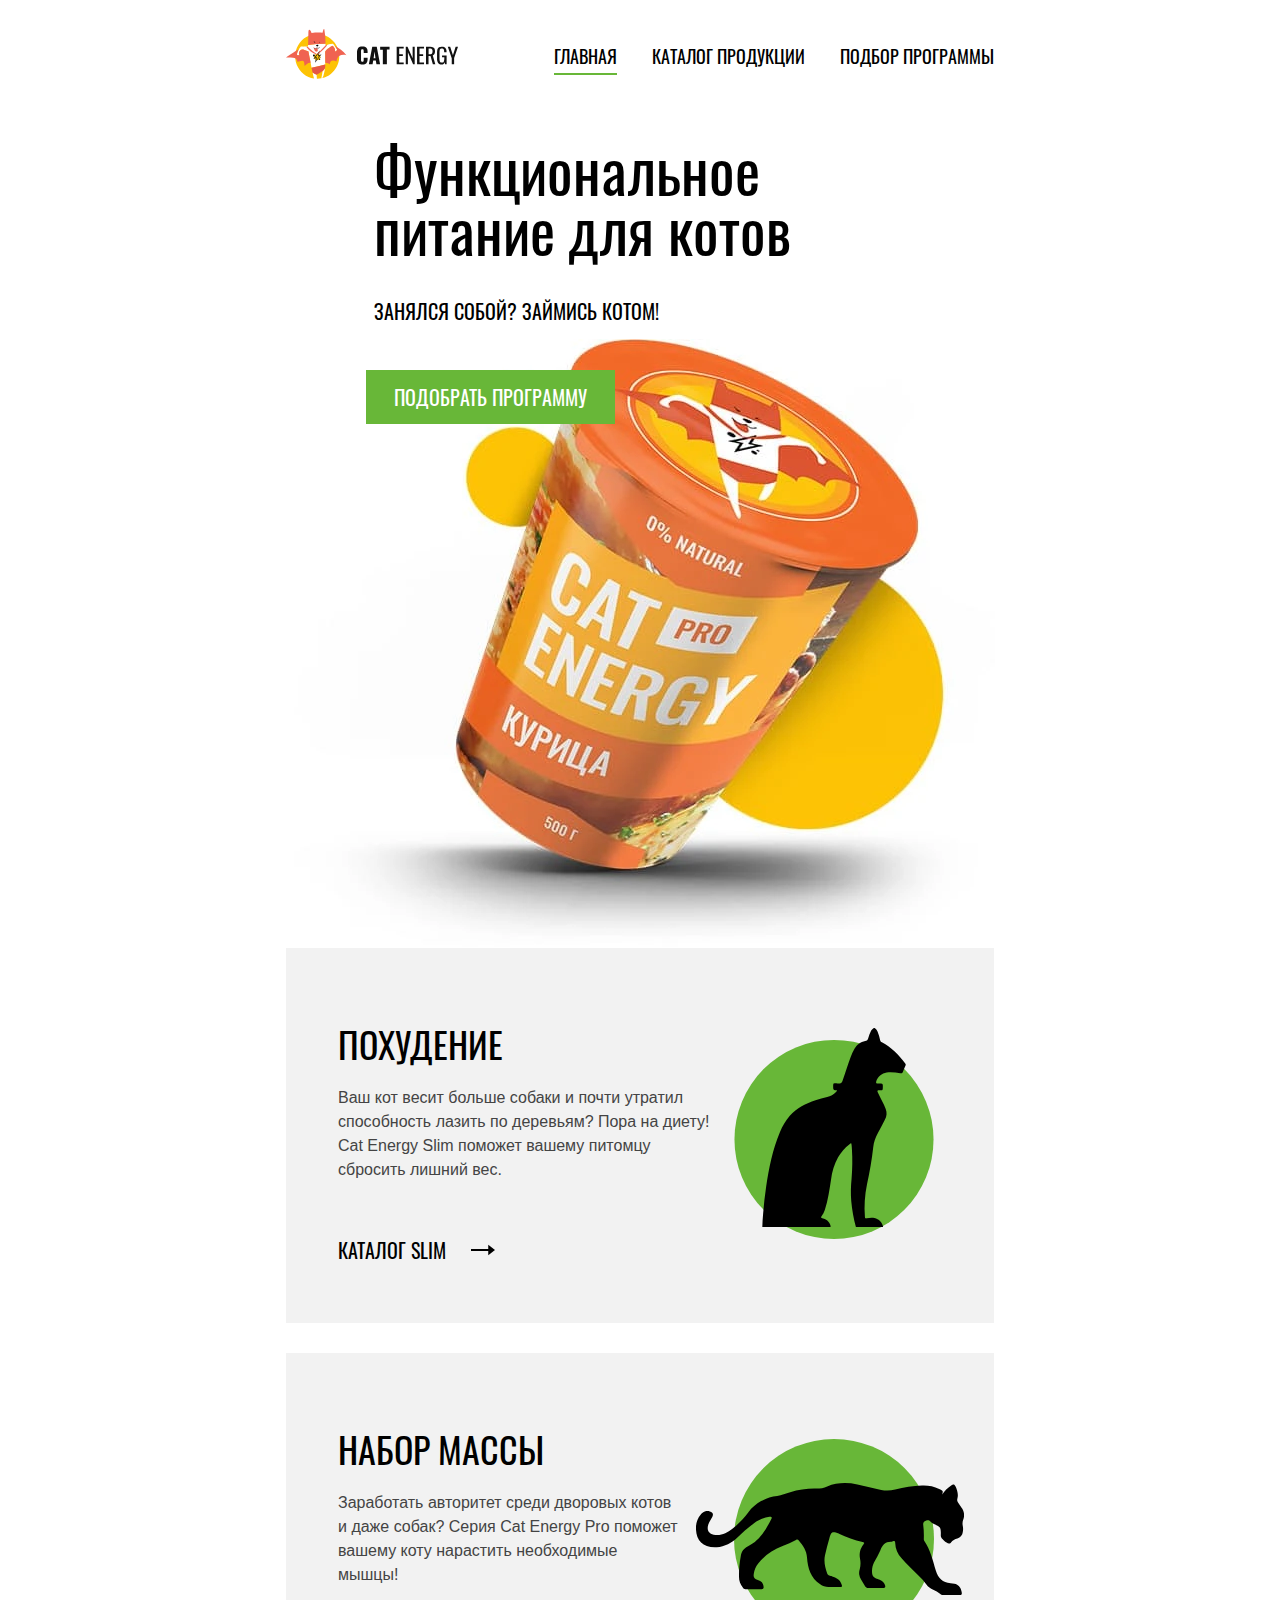
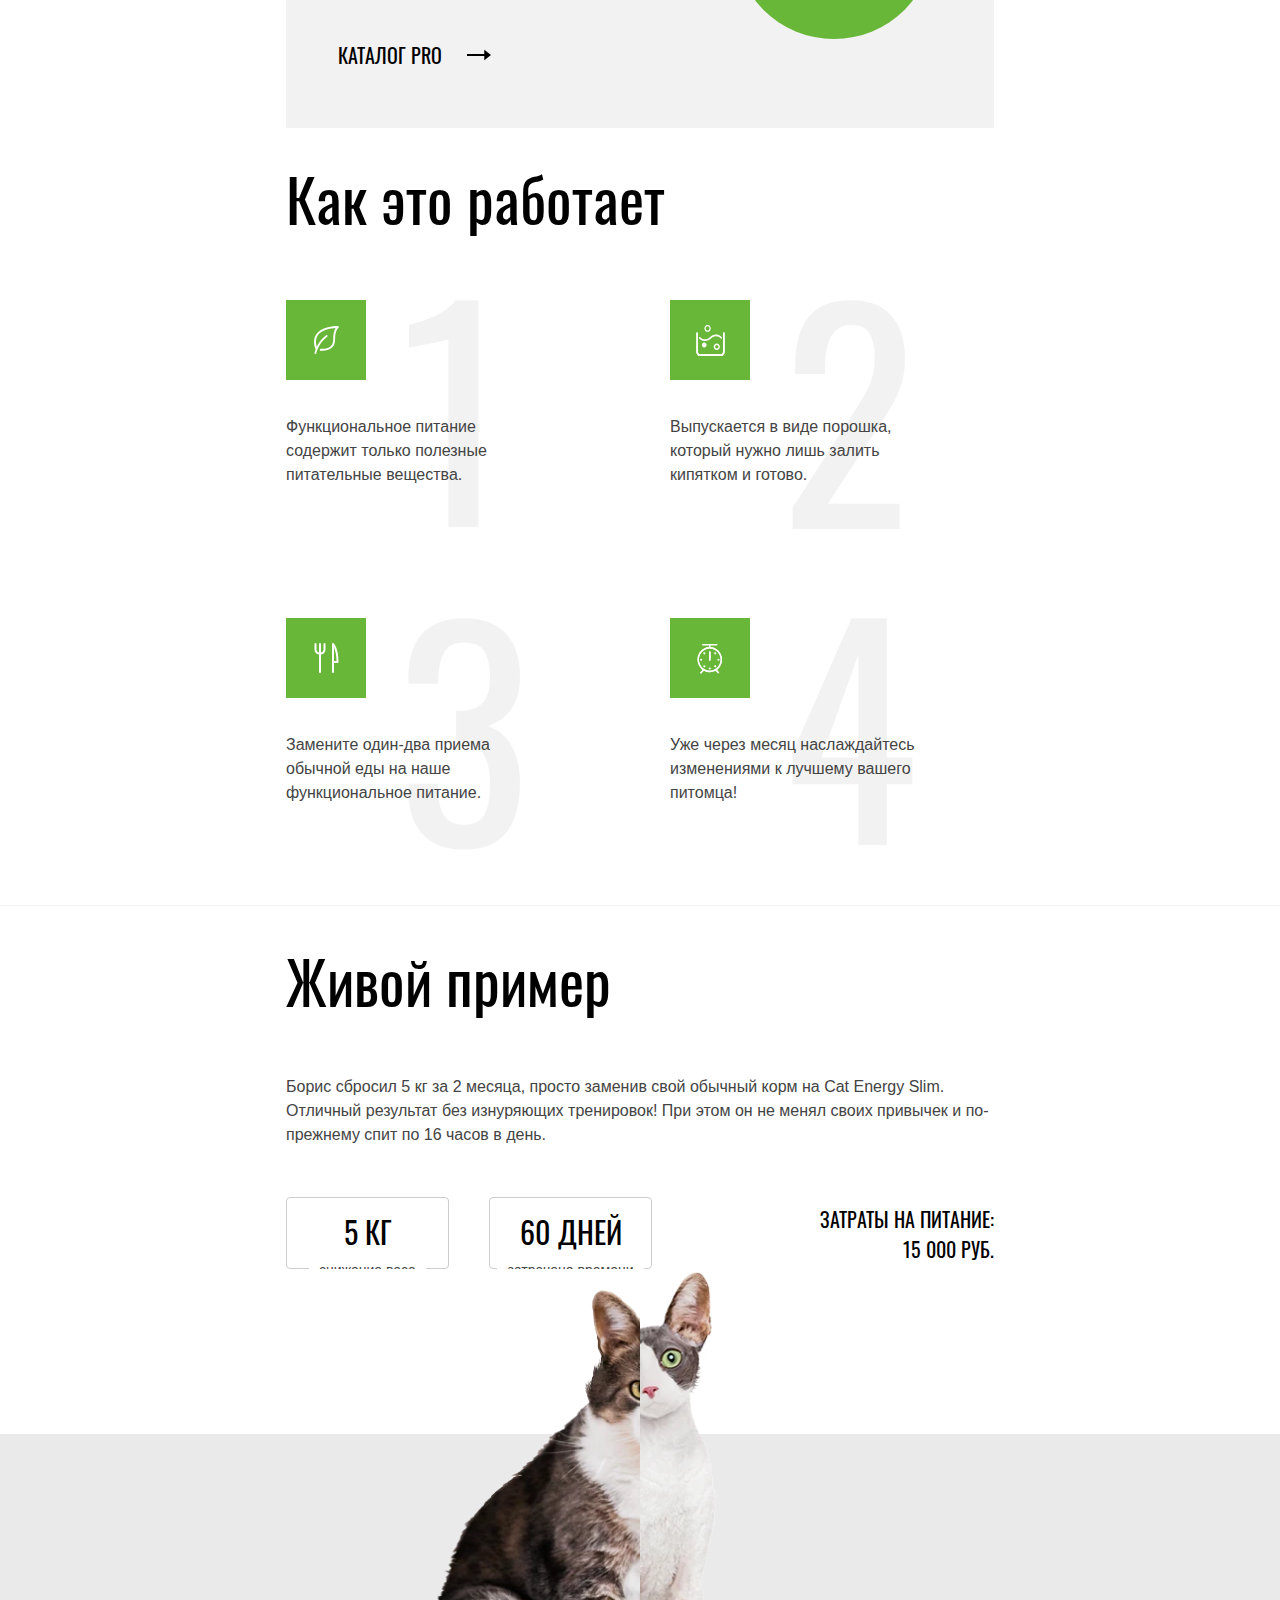
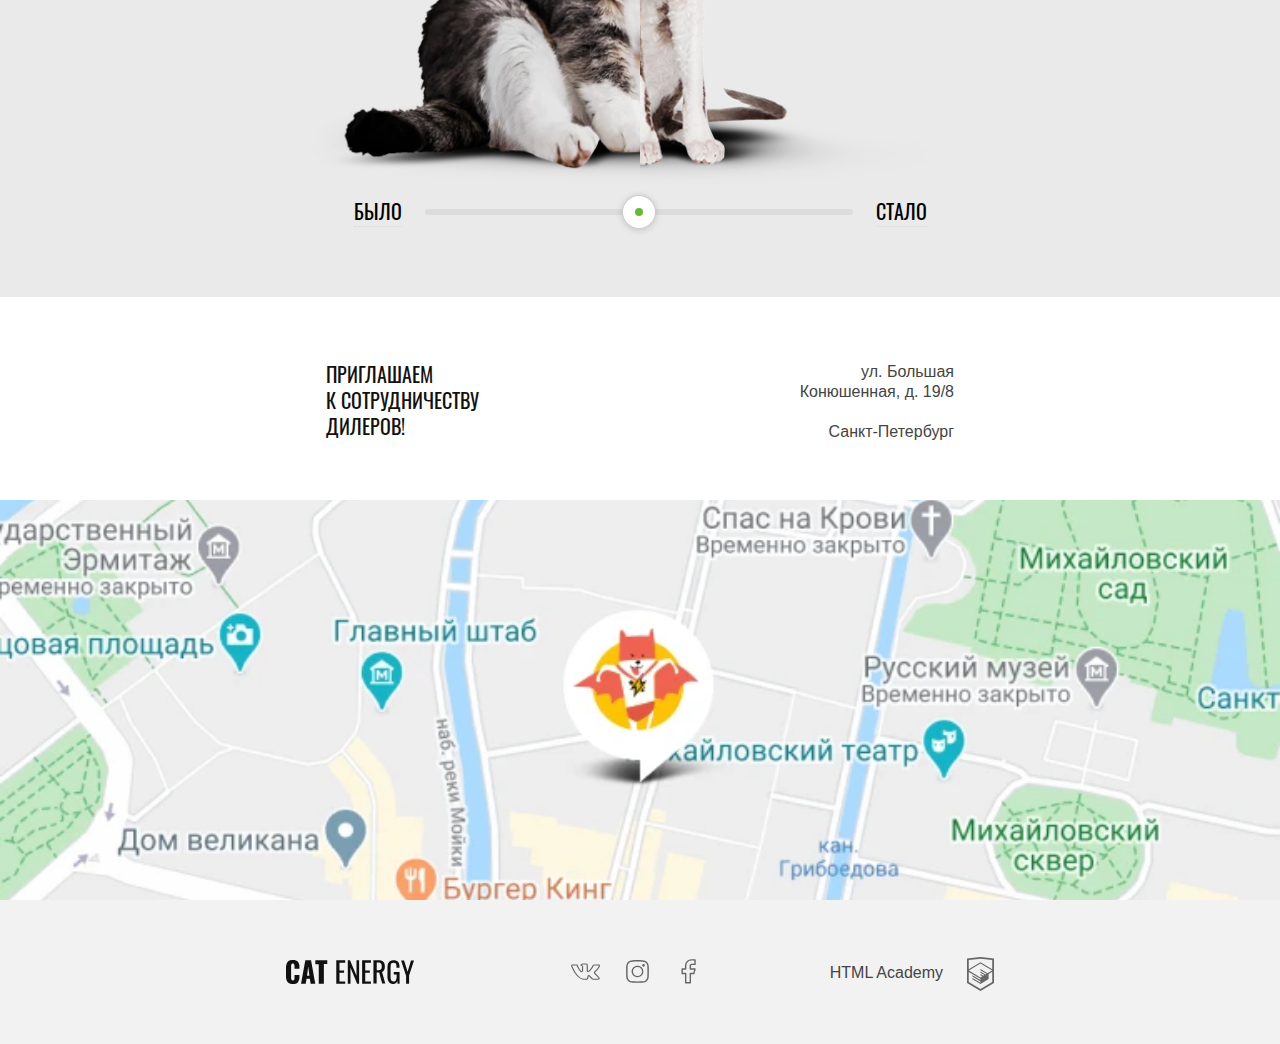
<file: index.html>
<!DOCTYPE html><html class="page" lang="ru"><head><meta charset="utf-8"><meta name="viewport" content="width=device-width,initial-scale=1"><title>HTML Academy: Кэт энерджи</title><link rel="preload" href="/fonts/oswaldmedium.woff2" as="font" crossorigin><link rel="preload" href="/fonts/oswaldregular.woff2" as="font" crossorigin><link href="css/style.min.css" rel="stylesheet"><link rel="icon" href="favicon.ico"><!-- 32×32 --><link rel="icon" href="img/favicon.svg" type="image/svg+xml"><link rel="apple-touch-icon" href="img/favicon_apple.png"><!-- 180×180 --><link rel="manifest" href="manifest.webmanifest"></head><body class="page__body"><header class="page-header page-header--index"><div class="page-header__top"><a class="page-header__link" href="#" aria-label="Логотип Cat Energy"><picture><source media="(min-width: 1440px)" srcset="img/logo-desktop.svg"><source media="(min-width: 768px)" srcset="img/logo-tablet.svg"><img class="page-header__logo page-header__logo--img" src="img/logo-mobile.svg" width="34" height="38" alt="Логотип Cat Energy"></picture><svg class="page-header__logo page-header__logo--text" width="101" height="19"><use xlink:href="img/icons/sprite.svg#logo-text"></use></svg> </a><button class="page-header__burger page-header__burger--nojs" type="button"><span class="visually-hidden">Открыть меню</span></button></div><nav class="main-nav main-nav--nojs main-nav--index"><div class="main-nav__wrapper"><ul class="main-nav__list"><li class="main-nav__item main-nav__item"><a class="main-nav__link main-nav__link--active" href="#">Главная</a></li><li class="main-nav__item"><a class="main-nav__link" href="catalog.html">Каталог продукции</a></li><li class="main-nav__item"><a class="main-nav__link" href="form.html">Подбор программы</a></li></ul></div></nav></header><main class="page-main"><h1 class="visually-hidden">Интернет-магазин питания для котов — Cat Energy</h1><section class="welcome"><div class="welcome__wrapper"><div class="welcome__inner"><h2 class="welcome__title">Функциональное<br>питание для котов</h2><p class="welcome__text">Занялся собой? Займись котом!</p></div><a class="welcome__buttom button" href="form.html">Подобрать программу</a></div><div class="welcome__box"><picture><source type="image/webp" media="(min-width: 1440px)" srcset="img/index/index-can-desktop.webp, img/index/index-can-desktop@2x.webp 2x"><source type="image/webp" media="(min-width: 768px)" srcset="img/index/index-can-tablet.webp, img/index/index-can-tablet@2x.webp 2x"><source type="image/webp" srcset="img/index/index-can-mobile.webp, img/index/index-can-mobile@2x.webp 2x"><source media="(min-width: 1440px)" srcset="img/index/index-can-desktop.png, img/index/index-can-desktop@2x.png 2x"><source media="(min-width: 768px)" srcset="img/index/index-can-tablet.jpg, img/index/index-can-tablet@2x.jpg 2x"><img class="welcome__image" src="img/index/index-can-mobile.png" srcset="img/index/index-can-mobile@2x.png 2x" width="280" height="270" alt="Банка с питанием Cat Energy"></picture></div></section><section class="features"><h2 class="visually-hidden">Наши преимущества</h2><div class="features__wrapper"><ul class="features__list"><li class="features__item features__item--slim"><div class="features__image"><svg class="features__icon features__icon--slim"><use xlink:href="img/icons/sprite.svg#icon-cat-slim"></use></svg></div><div class="features__inner"><h3 class="features__title">Похудение</h3><p class="features__description">Ваш кот весит больше собаки и почти утратил способность лазить по деревьям? Пора на диету! Cat Energy Slim поможет вашему питомцу сбросить лишний вес.</p><a class="features__link" href="catalog.html">Каталог Slim</a></div></li><li class="features__item features__item--pro"><div class="features__image"><svg class="features__icon features__icon--pro"><use xlink:href="img/icons/sprite.svg#icon-cat-pro"></use></svg></div><div class="features__inner"><h3 class="features__title">Набор массы</h3><p class="features__description">Заработать авторитет среди дворовых котов и даже собак? Серия Cat Energy Pro поможет вашему коту нарастить необходимые мышцы!</p><a class="features__link" href="catalog.html">Каталог Pro</a></div></li></ul></div></section><section class="principle"><div class="principle__wrapper"><h2 class="principle__title">Как это работает</h2><ol class="principle__list"><li class="principle__item principle__item--useful"><p class="principle__description">Функциональное питание содержит только полезные питательные вещества.</p></li><li class="principle__item principle__item--convenient"><p class="principle__description">Выпускается в виде порошка, который нужно лишь залить кипятком и готово.</p></li><li class="principle__item principle__item--easy"><p class="principle__description">Замените один-два приема обычной еды на наше функциональное питание.</p></li><li class="principle__item principle__item--fast"><p class="principle__description">Уже через месяц наслаждайтесь изменениями к лучшему вашего питомца!</p></li></ol></div></section><section class="example"><h2 class="example__title">Живой пример</h2><div class="example__box"><div class="example__wrapper"><p class="example__description">Борис сбросил 5 кг за 2 месяца, просто заменив свой обычный корм на Cat Energy Slim. Отличный результат без изнуряющих тренировок! При этом он не менял своих привычек и по-прежнему спит по 16 часов в день.</p><div class="example__stats-block"><ul class="example__stats"><li class="example__stats-value"><p class="example__text">5 КГ<br><span class="example__desc">снижение веса</span></p></li><li class="example__stats-value"><p class="example__text">60 дней<br><span class="example__desc">затрачено времени</span></p></li></ul><p class="example__cost">Затраты на питание:<br><span>15 000 РУБ.</span></p></div></div><div class="example__effect effect-slider"><div class="effect-slider__images-wrapper"><div class="effect-slider__images"><div class="effect-slider__image effect-slider__image--after effect-slider__image--off"><picture><source type="image/webp" media="(min-width: 768px)" srcset="img/index/cat-after-tablet.webp, img/index/cat-after-tablet.webp 2x"><source type="image/webp" srcset="img/index/cat-after-mobile.webp, img/index/cat-after-mobile@2x.webp 2x"><source media="(min-width: 768px)" srcset="img/index/cat-after-tablet.png, img/index/cat-after-tablet@2x.png 2x"><img class="effect-slider__img" src="img/index/cat-after-mobile.png" srcset="img/index/cat-after-mobile@2x.png 2x" width="251" height="240" alt="Изображение кота «До»"></picture></div><div class="effect-slider__image effect-slider__image--before"><picture><source type="image/webp" media="(min-width: 768px)" srcset="img/index/cat-before-tablet.webp, img/index/cat-before-tablet.webp 2x"><source type="image/webp" srcset="img/index/cat-before-mobile.webp, img/index/cat-before-mobile@2x.webp 2x"><source media="(min-width: 768px)" srcset="img/index/cat-before-tablet.png, img/index/cat-before-tablet@2x.png 2x"><img class="effect-slider__img" src="img/index/cat-before-mobile.png" srcset="img/index/cat-before-mobile@2x.png 2x" width="311" height="232" alt="Изображение кота «После»"></picture></div></div></div><div class="effect-slider__control"><button class="effect-slider__label effect-slider__label--before" type="button">Было</button><div class="effect-slider__range"><button class="effect-slider__toggle" type="button"><span class="visually-hidden">Ползунок</span></button></div><button class="effect-slider__label effect-slider__label--after" type="button">Стало</button></div></div></div></section></main><footer class="page-footer"><div class="page-footer__contacts contacts"><h2 class="visually-hidden">Контакты</h2><div class="contacts__box"><p class="contacts__title">Приглашаем<br>к сотрудничеству<br>дилеров!</p><div class="contacts__content"><p class="contacts__address">ул. Большая<br>Конюшенная, д. 19/8</p><p class="contacts__city">Санкт-Петербург</p></div></div><div class="contacts__maps"><iframe class="contacts__maps-google" src="https://www.google.com/maps/embed?pb=!1m18!1m12!1m3!1d1998.6036253003165!2d30.320858716173472!3d59.938719169054075!2m3!1f0!2f0!3f0!3m2!1i1024!2i768!4f13.1!3m3!1m2!1s0x4696310fca145cc1%3A0x42b32648d8238007!2z0JHQvtC70YzRiNCw0Y8g0JrQvtC90Y7RiNC10L3QvdCw0Y8g0YPQuy4sIDE5LzgsINCh0LDQvdC60YIt0J_QtdGC0LXRgNCx0YPRgNCzLCAxOTExODY!5e0!3m2!1sru!2sru!4v1619974219793!5m2!1sru!2sru" width="320" height="362" style="border:0;" allowfullscreen="" loading="lazy" aria-label="Наше местоположение на карте"></iframe><div class="contacts__maps-wrapper"><picture><source type="image/webp" media="(min-width: 1440px)" srcset="img/map/map-desktop.webp, img/map/map-desktop@2x.webp 2x"><source type="image/webp" media="(min-width: 768px)" srcset="img/map/map-tablet.webp, img/map/map-tablet@2x.webp 2x"><source type="image/webp" srcset="img/map/map-mobile.webp, img/map/map-mobile@2x.webp 2x"><source media="(min-width: 1440px)" srcset="img/map/map-desktop.jpg, img/map/map-desktop@2x.jpg 2x"><source media="(min-width: 768px)" srcset="img/map/map-tablet.jpg, img/map/map-tablet@2x.jpg 2x"><img class="contacts__maps-img" src="img/map/map-mobile.jpg" srcset="img/map/map-mobile@2x.jpg 2x" width="320" height="362" alt="Наше местоположение на карте"></picture></div></div></div><div class="page-footer__inner-box"><div class="page-footer__logo logo-footer"><a class="logo-footer__link" href="#" aria-label="Логотип Cat Energy"><svg class="page-footer__logo page-footer__logo--text" width="128" height="24"><use xlink:href="img/icons/sprite.svg#logo-text-footer"></use></svg></a></div><div class="page-footer__social social"><ul class="social__list"><li class="social__item"><a class="social__link social__link--vkontakte" href="https://vk.com/htmlacademy" aria-label="Мы в Вконтактe"><svg class="social__logo social__logo--vkontakte" width="23" height="16"><use xlink:href="img/icons/sprite.svg#icon_vkontakte"></use></svg></a></li><li class="social__item"><a class="social__link social__link--instagram" href="https://www.instagram.com/" aria-label="Мы в Инстаграме"><svg class="social__logo social__logo--instagram" width="16" height="16"><use xlink:href="img/icons/sprite.svg#icon_instagram"></use></svg></a></li><li class="social__item"><a class="social__link social__link--facebook" href="https://www.facebook.com/" aria-label="Мы в Фейсбуке"><svg class="social__logo social__logo--facebook" width="22" height="22"><use xlink:href="img/icons/sprite.svg#icon_facebook"></use></svg></a></li></ul></div><div class="page-footer__copyright copyright"><a class="copyright__link" href="https://htmlacademy.ru/intensive/adaptive" aria-label="Онлайн‑курс HTML и CSS. Адаптивная вёрстка и автоматизация"><span class="copyright__text">HTML Academy</span> <svg class="copyright__logo" width="27" height="34"><use xlink:href="img/icons/sprite.svg#logo-html"></use></svg></a></div></div></footer><script src="js/nav.js"></script><script src="js/slider.js"></script></body></html>
</file>
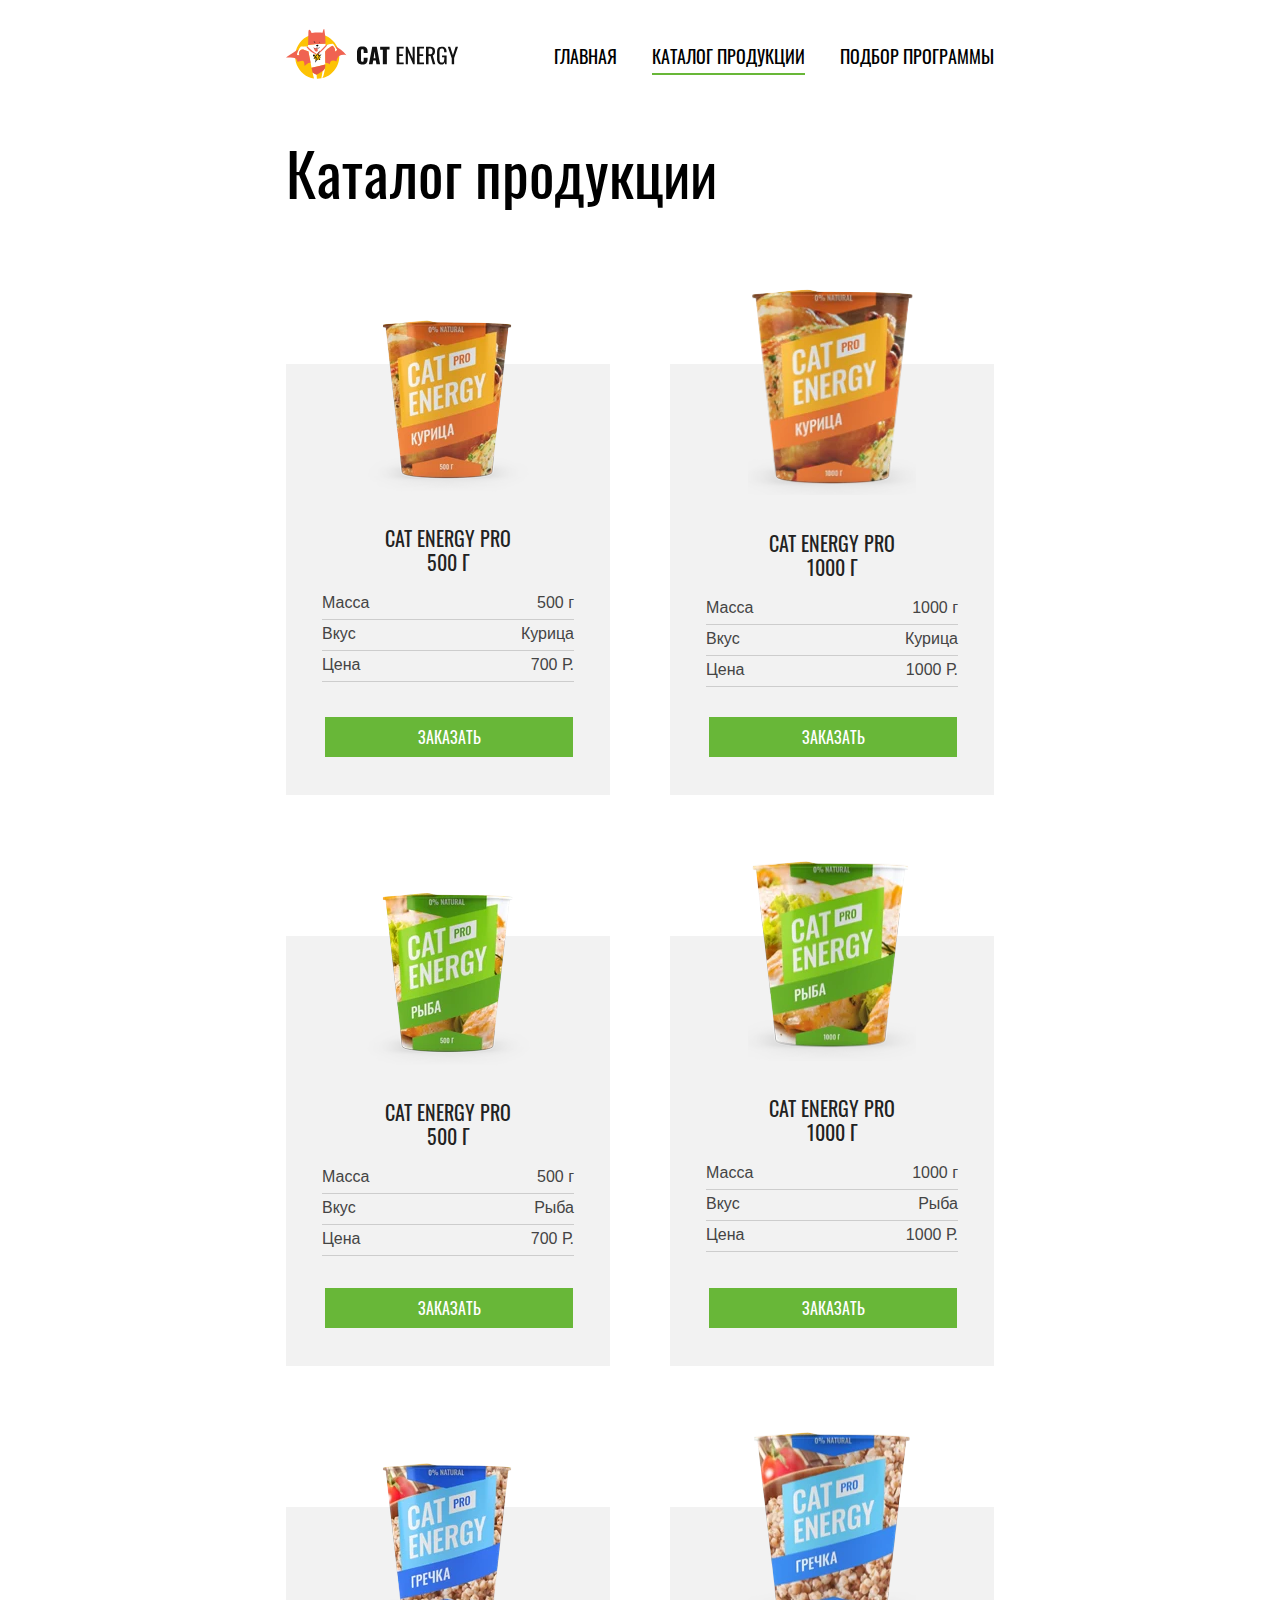
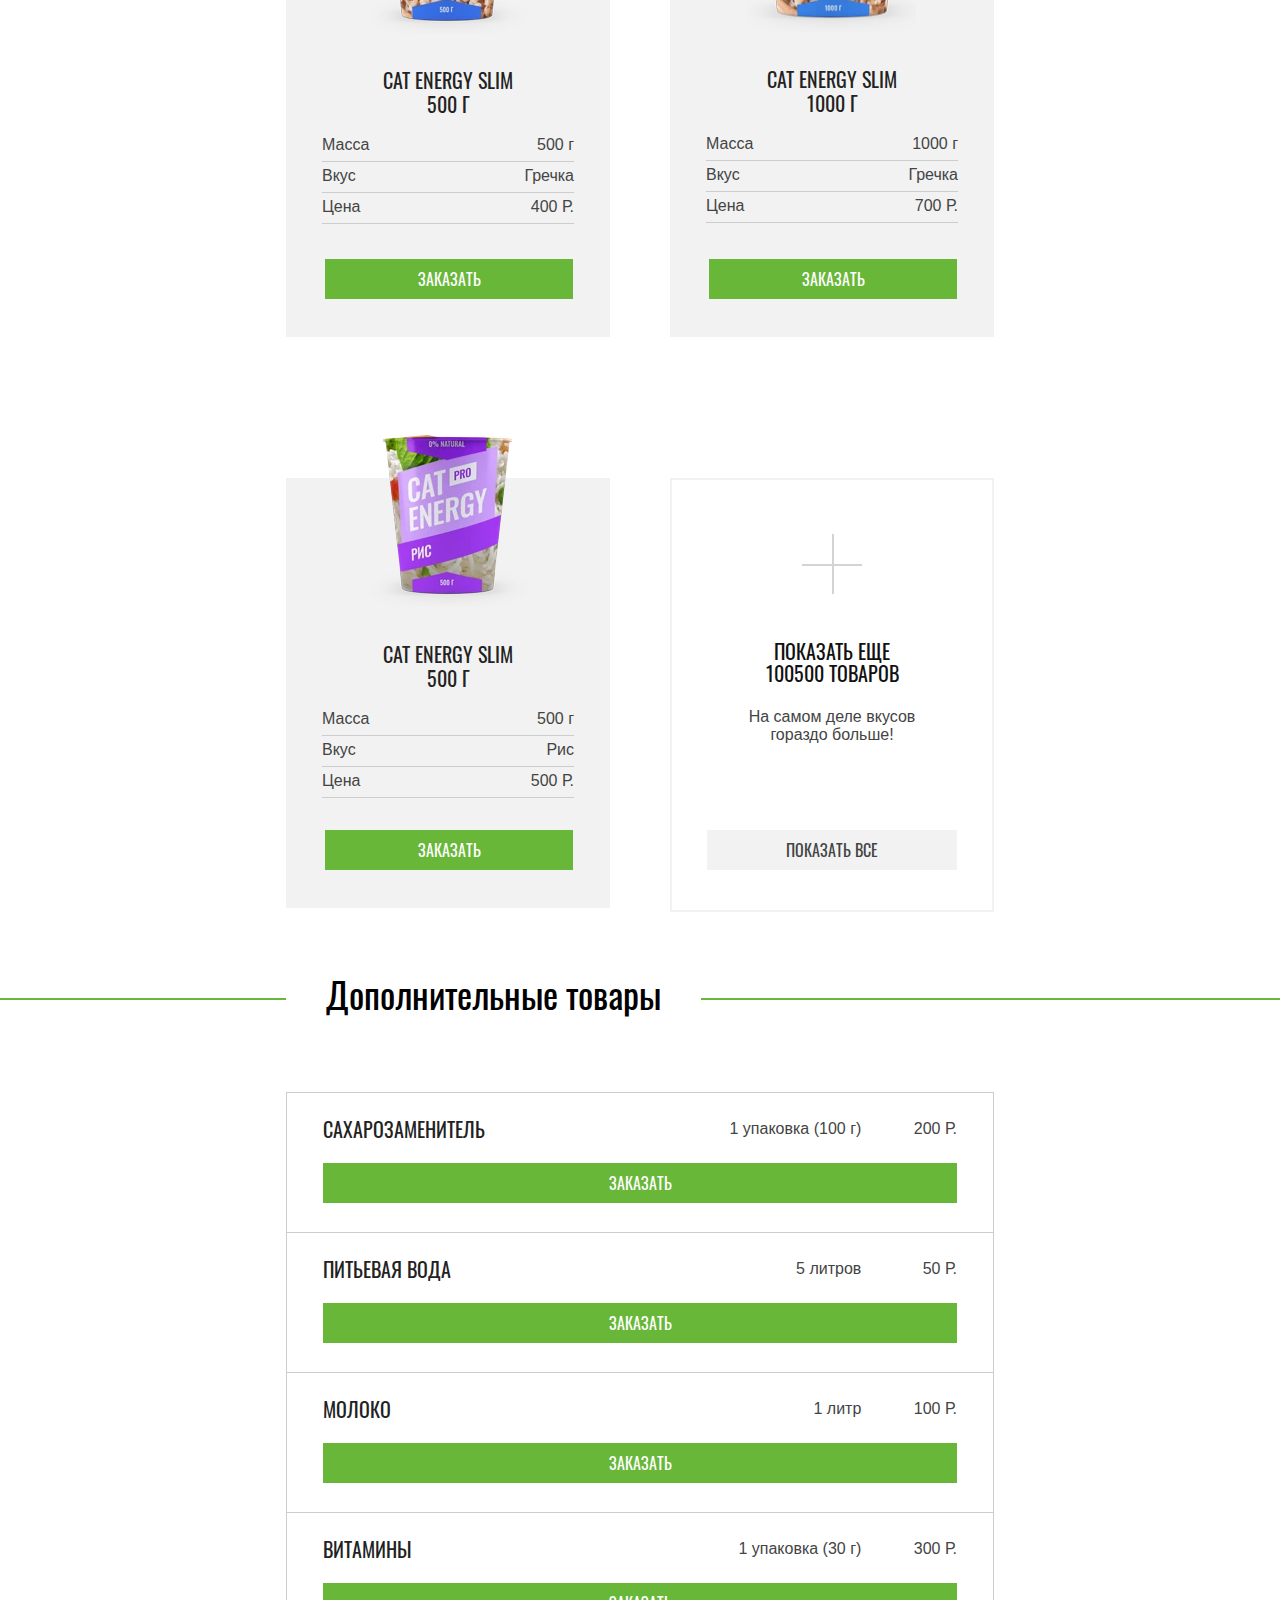
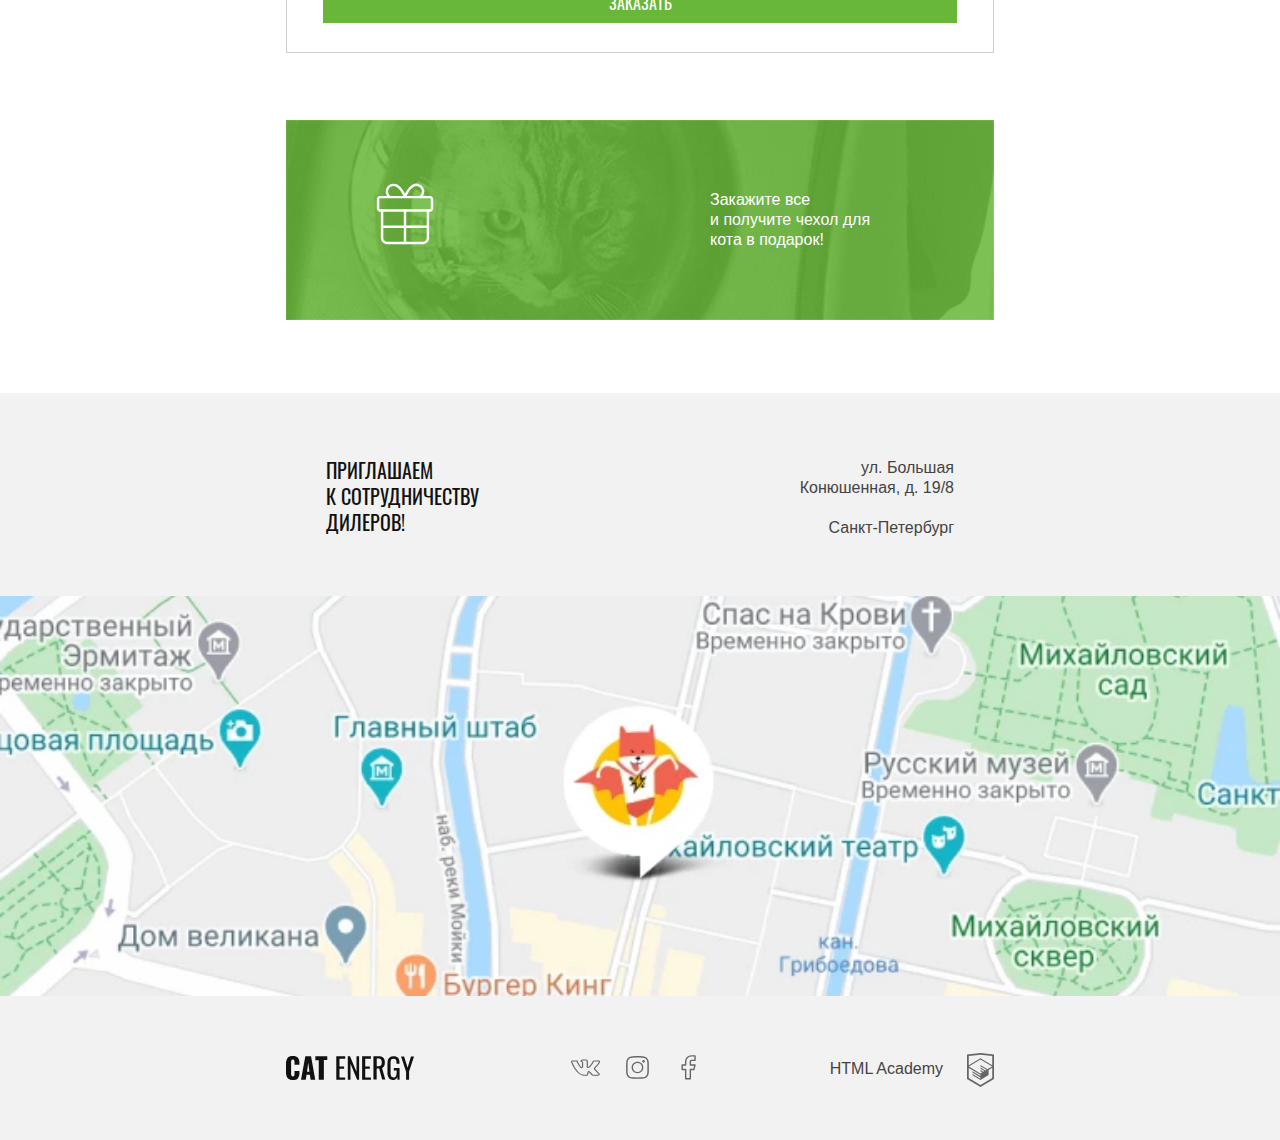
<file: catalog.html>
<!DOCTYPE html><html class="page" lang="ru"><head><meta charset="utf-8"><meta name="viewport" content="width=device-width,initial-scale=1"><title>HTML Academy: Кэт энерджи</title><link rel="preload" href="/fonts/oswaldmedium.woff2" as="font" crossorigin><link rel="preload" href="/fonts/oswaldregular.woff2" as="font" crossorigin><link href="css/style.min.css" rel="stylesheet"><link rel="icon" href="favicon.ico"><!-- 32×32 --><link rel="icon" href="img/favicon.svg" type="image/svg+xml"><link rel="apple-touch-icon" href="img/favicon_apple.png"><!-- 180×180 --><link rel="manifest" href="manifest.webmanifest"></head><body class="page__body"><header class="page-header"><div class="page-header__top"><a class="page-header__link" href="index.html" aria-label="Логотип Cat Energy"><picture><source media="(min-width: 1440px)" srcset="img/logo-desktop.svg"><source media="(min-width: 768px)" srcset="img/logo-tablet.svg"><img class="page-header__logo page-header__logo--img" src="img/logo-mobile.svg" width="34" height="38" alt="Логотип Cat Energy"></picture><svg class="page-header__logo page-header__logo--text" width="101" height="19"><use xlink:href="img/icons/sprite.svg#logo-text"></use></svg> </a><button class="page-header__burger page-header__burger--nojs" type="button"><span class="visually-hidden">Открыть меню</span></button></div><nav class="main-nav main-nav--nojs"><div class="main-nav__wrapper"><ul class="main-nav__list"><li class="main-nav__item"><a class="main-nav__link" href="index.html">Главная</a></li><li class="main-nav__item"><a class="main-nav__link main-nav__link--active" href="#">Каталог продукции</a></li><li class="main-nav__item"><a class="main-nav__link" href="form.html">Подбор программы</a></li></ul></div></nav></header><main class="page-main catalog"><div class="catalog__wrapper"><h1 class="catalog__title">Каталог продукции</h1><h2 class="visually-hidden">Список основных товаров:</h2><ul class="catalog__list"><li class="catalog__item"><article class="catalog__product product"><div class="product__wrapper"><a class="product__image-link" href="#"><picture><source type="image/webp" media="(min-width: 768px)" srcset="img/catalog/tablet/Cat_Energy_PRO_500-chicken-tablet.webp, img/catalog/tablet/Cat_Energy_PRO_500-chicken-tablet@2x.webp 2x"><source type="image/webp" srcset="img/catalog/mobile/Cat_Energy_PRO_500-chicken-mobile.webp, img/catalog/mobile/Cat_Energy_PRO_500-chicken-mobile@2x.webp 2x"><source media="(min-width: 768px)" srcset="img/catalog/tablet/Cat_Energy_PRO_500-chicken-tablet.png, img/catalog/tablet/Cat_Energy_PRO_500-chicken-tablet@2x.png 2x"><img class="product__img product__img--small" src="img/catalog/mobile/Cat_Energy_PRO_500-chicken-mobile.png" srcset="img/catalog/mobile/Cat_Energy_PRO_500-chicken-mobile@2x.png 2x" width="68" height="86" alt="Cat Energy PRO (Курица) 500 г"></picture></a><div class="product__inner"><a class="product__title-link" href="#"><h3 class="product__title-text">Cat Energy PRO 500 г</h3></a><table class="product__description"><tr><td class="product__field">Масса</td><td class="product__value">500 г</td></tr><tr><td class="product__field">Вкус</td><td class="product__value">Курица</td></tr><tr><td class="product__field">Цена</td><td class="product__value">700 Р.</td></tr></table></div></div><a class="product__button button" href="#">Заказать</a></article></li><li class="catalog__item"><article class="catalog__product product"><div class="product__wrapper"><a class="product__image-link" href="#"><picture><source type="image/webp" media="(min-width: 1440px)" srcset="img/catalog/desktop/Cat_Energy_PRO_1000-chicken-desktop.webp, img/catalog/desktop/Cat_Energy_PRO_1000-chicken-desktop@2x.webp 2x"><source type="image/webp" media="(min-width: 768px)" srcset="img/catalog/tablet/Cat_Energy_PRO_1000-chicken-tablet.webp, img/catalog/tablet/Cat_Energy_PRO_1000-chicken-tablet@2x.webp 2x"><source type="image/webp" srcset="img/catalog/mobile/Cat_Energy_PRO_1000-chicken-mobile.webp, img/catalog/mobile/Cat_Energy_PRO_1000-chicken-mobile@2x.webp 2x"><source media="(min-width: 1440px)" srcset="img/catalog/desktop/Cat_Energy_PRO_1000-chicken-desktop.png, img/catalog/desktop/Cat_Energy_PRO_1000-chicken-desktop@2x.png 2x"><source media="(min-width: 768px)" srcset="img/catalog/tablet/Cat_Energy_PRO_1000-chicken-tablet.png, img/catalog/tablet/Cat_Energy_PRO_1000-chicken-tablet@2x.png 2x"><img class="product__img product__img--big" src="img/catalog/mobile/Cat_Energy_PRO_1000-chicken-mobile.png" srcset="img/catalog/mobile/Cat_Energy_PRO_1000-chicken-mobile@2x.png 2x" width="84" height="100" alt="Cat Energy PRO (Курица) 1000 г"></picture></a><div class="product__inner"><a class="product__title-link" href="#"><h3 class="product__title-text">Cat Energy PRO 1000 г</h3></a><table class="product__description"><tr><td class="product__field">Масса</td><td class="product__value">1000 г</td></tr><tr><td class="product__field">Вкус</td><td class="product__value">Курица</td></tr><tr><td class="product__field">Цена</td><td class="product__value">1000 Р.</td></tr></table></div></div><a class="product__button button" href="#">Заказать</a></article></li><li class="catalog__item"><article class="catalog__product product"><div class="product__wrapper"><a class="product__image-link" href="#"><picture><source type="image/webp" media="(min-width: 768px)" srcset="img/catalog/tablet/Cat_Energy_PRO_500-fish-tablet.webp, img/catalog/tablet/Cat_Energy_PRO_500-fish-tablet@2x.webp 2x"><source type="image/webp" srcset="img/catalog/mobile/Cat_Energy_PRO_500-fish-mobile.webp, img/catalog/mobile/Cat_Energy_PRO_500-fish-mobile@2x.webp 2x"><source media="(min-width: 768px)" srcset="img/catalog/tablet/Cat_Energy_PRO_500-fish-tablet.png, img/catalog/tablet/Cat_Energy_PRO_500-fish-tablet@2x.png 2x"><img class="product__img product__img--small" src="img/catalog/mobile/Cat_Energy_PRO_500-fish-mobile.png" srcset="img/catalog/mobile/Cat_Energy_PRO_500-fish-mobile@2x.png 2x" width="68" height="78" alt="Cat Energy PRO (Рыба) 500 г"></picture></a><div class="product__inner"><a class="product__title-link" href="#"><h3 class="product__title-text">Cat Energy PRO 500 г</h3></a><table class="product__description"><tr><td class="product__field">Масса</td><td class="product__value">500 г</td></tr><tr><td class="product__field">Вкус</td><td class="product__value">Рыба</td></tr><tr><td class="product__field">Цена</td><td class="product__value">700 Р.</td></tr></table></div></div><a class="product__button button" href="#">Заказать</a></article></li><li class="catalog__item"><article class="catalog__product product"><div class="product__wrapper"><a class="product__image-link" href="#"><picture><source type="image/webp" media="(min-width: 1440px)" srcset="img/catalog/desktop/Cat_Energy_PRO_1000-fish-desktop.webp, img/catalog/desktop/Cat_Energy_PRO_1000-fish-desktop@2x.webp 2x"><source type="image/webp" media="(min-width: 768px)" srcset="img/catalog/tablet/Cat_Energy_PRO_1000-fish-tablet.webp, img/catalog/tablet/Cat_Energy_PRO_1000-fish-tablet@2x.webp 2x"><source type="image/webp" srcset="img/catalog/mobile/Cat_Energy_PRO_1000-fish-mobile.webp, img/catalog/mobile/Cat_Energy_PRO_1000-fish-mobile@2x.webp 2x"><source media="(min-width: 1440px)" srcset="img/catalog/desktop/Cat_Energy_PRO_1000-fish-desktop.png, img/catalog/desktop/Cat_Energy_PRO_1000-fish-desktop@2x.png 2x"><source media="(min-width: 768px)" srcset="img/catalog/tablet/Cat_Energy_PRO_1000-fish-tablet.png, img/catalog/tablet/Cat_Energy_PRO_1000-fish-tablet@2x.png 2x"><img class="product__img product__img--big" src="img/catalog/mobile/Cat_Energy_PRO_1000-fish-mobile.png" srcset="img/catalog/mobile/Cat_Energy_PRO_1000-fish-mobile@2x.png 2x" width="84" height="100" alt="Cat Energy PRO (Рыба) 1000 г"></picture></a><div class="product__inner"><a class="product__title-link" href="#"><h3 class="product__title-text">Cat Energy PRO 1000 г</h3></a><table class="product__description"><tr><td class="product__field">Масса</td><td class="product__value">1000 г</td></tr><tr><td class="product__field">Вкус</td><td class="product__value">Рыба</td></tr><tr><td class="product__field">Цена</td><td class="product__value">1000 Р.</td></tr></table></div></div><a class="product__button button" href="#">Заказать</a></article></li><li class="catalog__item"><article class="catalog__product product"><div class="product__wrapper"><a class="product__image-link" href="#"><picture><source type="image/webp" media="(min-width: 768px)" srcset="img/catalog/tablet/Cat_Energy_Slim_500-buckwheat-tablet.webp, img/catalog/tablet/Cat_Energy_Slim_500-buckwheat-tablet@2x.webp 2x"><source type="image/webp" srcset="img/catalog/mobile/Cat_Energy_Slim_500-buckwheat-mobile.webp, img/catalog/mobile/Cat_Energy_Slim_500-buckwheat-mobile@2x.webp 2x"><source media="(min-width: 768px)" srcset="img/catalog/tablet/Cat_Energy_Slim_500-buckwheat-tablet.png, img/catalog/tablet/Cat_Energy_Slim_500-buckwheat-tablet@2x.png 2x"><img class="product__img product__img--small" src="img/catalog/mobile/Cat_Energy_Slim_500-buckwheat-mobile.png" srcset="img/catalog/mobile/Cat_Energy_Slim_500-buckwheat-mobile@2x.png 2x" width="68" height="78" alt="Cat Energy Slim (Гречка) 500 г"></picture></a><div class="product__inner"><a class="product__title-link" href="#"><h3 class="product__title-text">Cat Energy Slim 500 г</h3></a><table class="product__description"><tr><td class="product__field">Масса</td><td class="product__value">500 г</td></tr><tr><td class="product__field">Вкус</td><td class="product__value">Гречка</td></tr><tr><td class="product__field">Цена</td><td class="product__value">400 Р.</td></tr></table></div></div><a class="product__button button" href="#">Заказать</a></article></li><li class="catalog__item"><article class="catalog__product product"><div class="product__wrapper"><a class="product__image-link" href="#"><picture><source type="image/webp" media="(min-width: 1440px)" srcset="img/catalog/desktop/Cat_Energy_Slim_1000-buckwheat-desktop.webp, img/catalog/desktop/Cat_Energy_Slim_1000-buckwheat-desktop@2x.webp 2x"><source type="image/webp" media="(min-width: 768px)" srcset="img/catalog/tablet/Cat_Energy_Slim_1000-buckwheat-tablet.webp, img/catalog/tablet/Cat_Energy_Slim_1000-buckwheat-tablet@2x.webp 2x"><source type="image/webp" srcset="img/catalog/mobile/Cat_Energy_Slim_1000-buckwheat-mobile.webp, img/catalog/mobile/Cat_Energy_Slim_1000-buckwheat-mobile@2x.webp 2x"><source media="(min-width: 1440px)" srcset="img/catalog/desktop/Cat_Energy_Slim_1000-buckwheat-desktop.png, img/catalog/desktop/Cat_Energy_Slim_1000-buckwheat-desktop@2x.png 2x"><source media="(min-width: 768px)" srcset="img/catalog/tablet/Cat_Energy_Slim_1000-buckwheat-tablet.png, img/catalog/tablet/Cat_Energy_Slim_1000-buckwheat-tablet@2x.png 2x"><img class="product__img product__img--big" src="img/catalog/mobile/Cat_Energy_Slim_1000-buckwheat-mobile.png" srcset="img/catalog/mobile/Cat_Energy_Slim_1000-buckwheat-mobile@2x.png 2x" width="84" height="100" alt="Cat Energy Slim (Гречка) 1000 г"></picture></a><div class="product__inner"><a class="product__title-link" href="#"><h3 class="product__title-text">Cat Energy Slim 1000 г</h3></a><table class="product__description"><tr><td class="product__field">Масса</td><td class="product__value">1000 г</td></tr><tr><td class="product__field">Вкус</td><td class="product__value">Гречка</td></tr><tr><td class="product__field">Цена</td><td class="product__value">700 Р.</td></tr></table></div></div><a class="product__button button" href="#">Заказать</a></article></li><li class="catalog__item"><article class="catalog__product product"><div class="product__wrapper"><a class="product__image-link" href="#"><picture><source type="image/webp" media="(min-width: 768px)" srcset="img/catalog/tablet/Cat_Energy_Slim_500-rice-tablet.webp, img/catalog/tablet/Cat_Energy_Slim_500-rice-tablet@2x.webp 2x"><source type="image/webp" srcset="img/catalog/mobile/Cat_Energy_Slim_500-rice-mobile.webp, img/catalog/mobile/Cat_Energy_Slim_500-rice-mobile@2x.webp 2x"><source media="(min-width: 768px)" srcset="img/catalog/tablet/Cat_Energy_Slim_500-rice-tablet.png, img/catalog/tablet/Cat_Energy_Slim_500-rice-tablet@2x.png 2x"><img class="product__img product__img--small" src="img/catalog/mobile/Cat_Energy_Slim_500-rice-mobile.png" srcset="img/catalog/mobile/Cat_Energy_Slim_500-rice-mobile@2x.png 2x" width="68" height="78" alt="Cat Energy Slim (Рис) 500 г"></picture></a><div class="product__inner"><a class="product__title-link" href="#"><h3 class="product__title-text">Cat Energy Slim 500 г</h3></a><table class="product__description"><tr><td class="product__field">Масса</td><td class="product__value">500 г</td></tr><tr><td class="product__field">Вкус</td><td class="product__value">Рис</td></tr><tr><td class="product__field">Цена</td><td class="product__value">500 Р.</td></tr></table></div></div><a class="product__button button" href="#">Заказать</a></article></li><li class="catalog__item"><div class="catalog__product catalog__product--more product product-more"><p class="product-more__title">Показать еще 100500 товаров</p><p class="product-more__text">На самом деле вкусов гораздо больше!</p><a class="product-more__button button" href="#">Показать все</a></div></li></ul></div><section class="catalog-addition"><div class="catalog-addition__title-box"><div class="catalog-addition__container"><h2 class="catalog-addition__title-text"><span>Дополнительные товары</span></h2></div></div><div class="catalog-addition__box"><div class="catalog-addition__wrapper"><ul class="catalog-addition__list"><li class="catalog-addition__item"><article class="catalog-addition__product product-addition"><h3 class="product-addition__title">Сахарозаменитель</h3><p class="product-addition__description"><span class="product-addition__volume">1 упаковка (100 г)</span> <span class="product-addition__value">200 Р.</span></p><a class="product-addition__button button" href="#">Заказать</a></article></li><li class="catalog-addition__item"><article class="catalog-addition__product product-addition"><h3 class="product-addition__title">Питьевая вода</h3><p class="product-addition__description"><span class="product-addition__volume">5 литров</span> <span class="product-addition__value">50 Р.</span></p><a class="product-addition__button button" href="#">Заказать</a></article></li><li class="catalog-addition__item"><article class="catalog-addition__product product-addition"><h3 class="product-addition__title">Молоко</h3><p class="product-addition__description"><span class="product-addition__volume">1 литр</span> <span class="product-addition__value">100 Р.</span></p><a class="product-addition__button button" href="#">Заказать</a></article></li><li class="catalog-addition__item"><article class="catalog-addition__product product-addition"><h3 class="product-addition__title">Витамины</h3><p class="product-addition__description"><span class="product-addition__volume">1 упаковка (30 г)</span> <span class="product-addition__value">300 Р.</span></p><a class="product-addition__button button" href="#">Заказать</a></article></li></ul></div><div class="catalog-addition__promo"><p class="catalog-addition__promo-text">Закажите все<br>и получите чехол для<br>кота в подарок!</p></div></div></section></main><footer class="page-footer"><div class="page-footer__contacts contacts"><h2 class="visually-hidden">Контакты</h2><div class="contacts__wrapper contacts__wrapper--color"><div class="contacts__box contacts__box--color"><p class="contacts__title">Приглашаем<br>к сотрудничеству<br>дилеров!</p><div class="contacts__content"><p class="contacts__address">ул. Большая<br>Конюшенная, д. 19/8</p><p class="contacts__city">Санкт-Петербург</p></div></div><div class="contacts__maps"><iframe class="contacts__maps-google" src="https://www.google.com/maps/embed?pb=!1m18!1m12!1m3!1d1998.6036253003165!2d30.320858716173472!3d59.938719169054075!2m3!1f0!2f0!3f0!3m2!1i1024!2i768!4f13.1!3m3!1m2!1s0x4696310fca145cc1%3A0x42b32648d8238007!2z0JHQvtC70YzRiNCw0Y8g0JrQvtC90Y7RiNC10L3QvdCw0Y8g0YPQuy4sIDE5LzgsINCh0LDQvdC60YIt0J_QtdGC0LXRgNCx0YPRgNCzLCAxOTExODY!5e0!3m2!1sru!2sru!4v1619974219793!5m2!1sru!2sru" width="320" height="362" style="border:0;" allowfullscreen="" loading="lazy" aria-label="Наше местоположение на карте"></iframe><div class="contacts__maps-wrapper"><picture><source type="image/webp" media="(min-width: 1440px)" srcset="img/map/map-desktop.webp, img/map/map-desktop@2x.webp 2x"><source type="image/webp" media="(min-width: 768px)" srcset="img/map/map-tablet.webp, img/map/map-tablet@2x.webp 2x"><source type="image/webp" srcset="img/map/map-mobile.webp, img/map/map-mobile@2x.webp 2x"><source media="(min-width: 1440px)" srcset="img/map/map-desktop.jpg, img/map/map-desktop@2x.jpg 2x"><source media="(min-width: 768px)" srcset="img/map/map-tablet.jpg, img/map/map-tablet@2x.jpg 2x"><img class="contacts__maps-img" src="img/map/map-mobile.jpg" srcset="img/map/map-mobile@2x.jpg 2x" width="320" height="362" alt="Наше местоположение на карте"></picture></div></div></div></div><div class="page-footer__inner-box"><div class="page-footer__logo logo-footer"><a class="logo-footer__link" href="index.html" aria-label="Логотип Cat Energy"><svg class="page-footer__logo page-footer__logo--text" width="128" height="24"><use xlink:href="img/icons/sprite.svg#logo-text-footer"></use></svg></a></div><div class="page-footer__social social"><ul class="social__list"><li class="social__item"><a class="social__link social__link--vkontakte" href="https://vk.com/htmlacademy" aria-label="Мы в Вконтактe"><svg class="social__logo social__logo--vkontakte" width="23" height="16"><use xlink:href="img/icons/sprite.svg#icon_vkontakte"></use></svg></a></li><li class="social__item"><a class="social__link social__link--instagram" href="https://www.instagram.com/" aria-label="Мы в Инстаграме"><svg class="social__logo social__logo--instagram" width="16" height="16"><use xlink:href="img/icons/sprite.svg#icon_instagram"></use></svg></a></li><li class="social__item"><a class="social__link social__link--facebook" href="https://www.facebook.com/" aria-label="Мы в Фейсбуке"><svg class="social__logo social__logo--facebook" width="22" height="22"><use xlink:href="img/icons/sprite.svg#icon_facebook"></use></svg></a></li></ul></div><div class="page-footer__copyright copyright"><a class="copyright__link" href="https://htmlacademy.ru/intensive/adaptive" aria-label="Онлайн‑курс HTML и CSS. Адаптивная вёрстка и автоматизация"><span class="copyright__text">HTML Academy</span> <svg class="copyright__logo" width="27" height="34"><use xlink:href="img/icons/sprite.svg#logo-html"></use></svg></a></div></div></footer><script src="js/nav.js"></script></body></html>
</file>
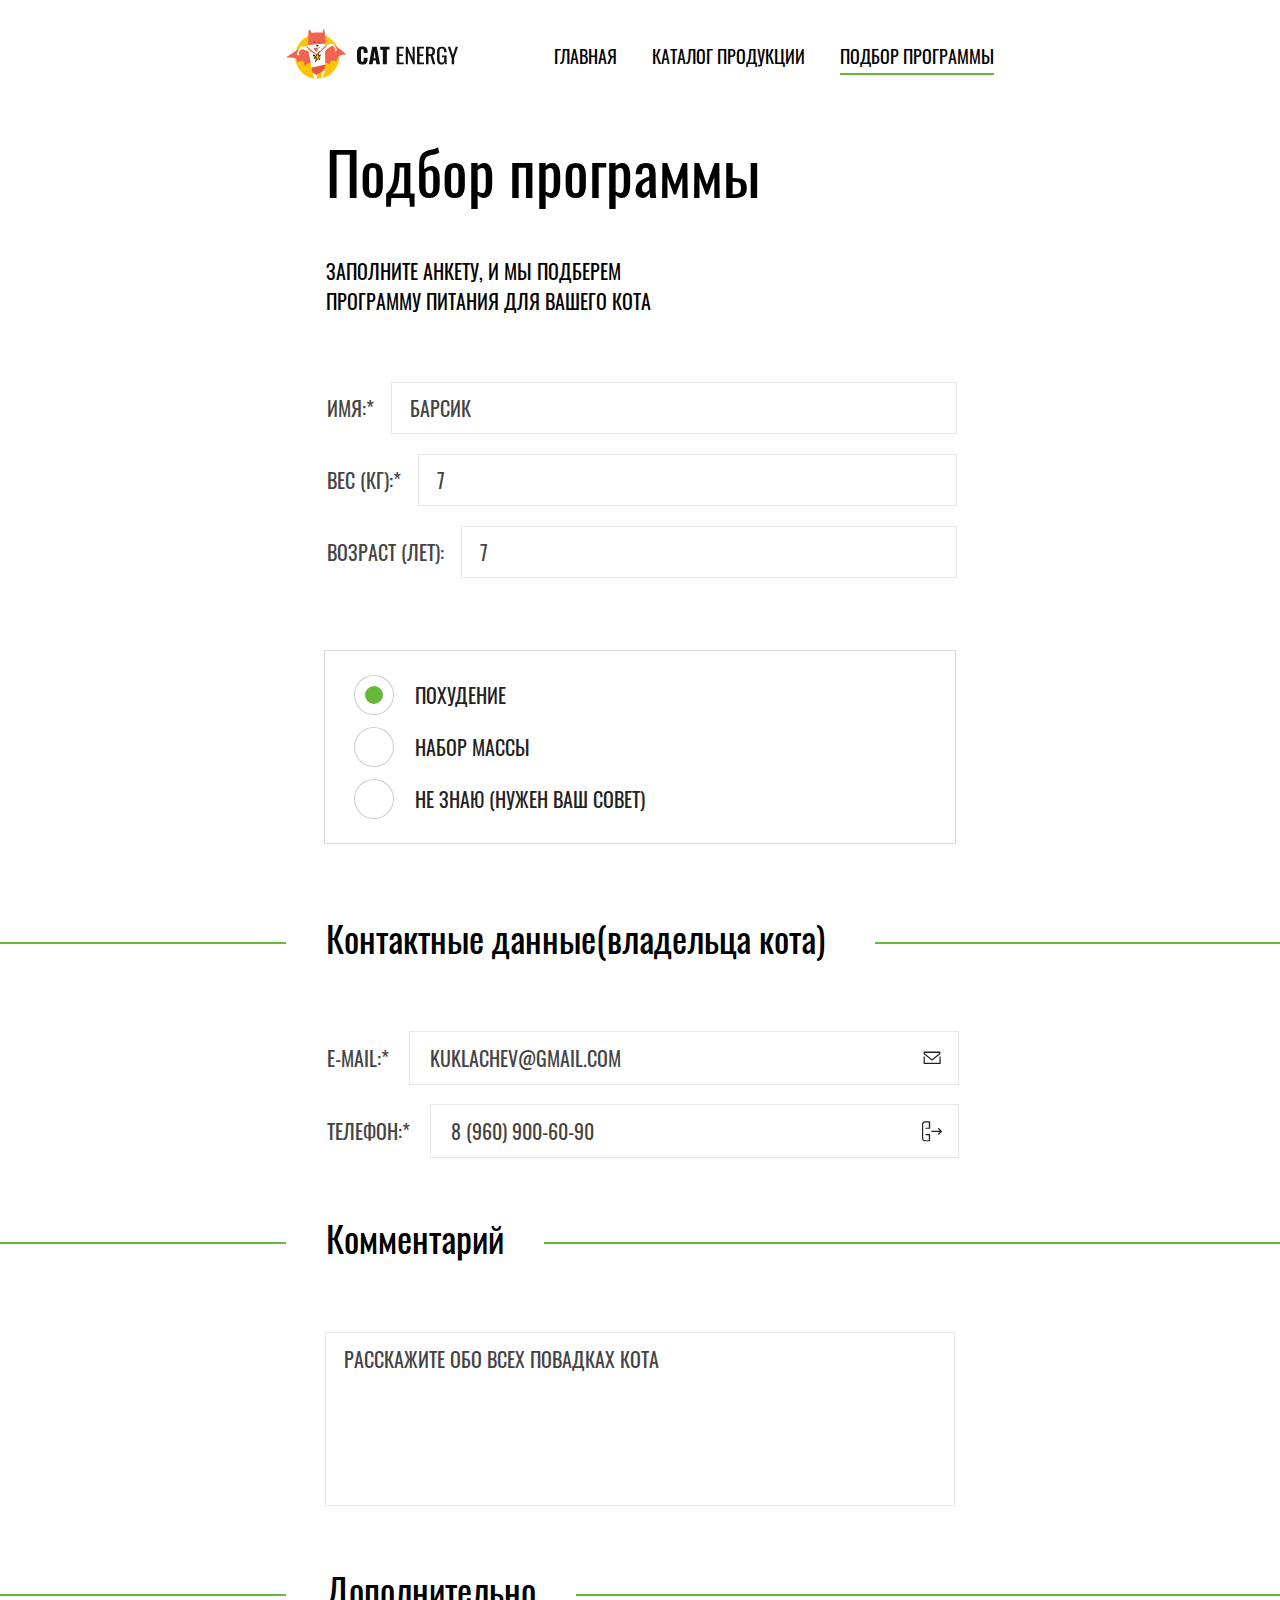
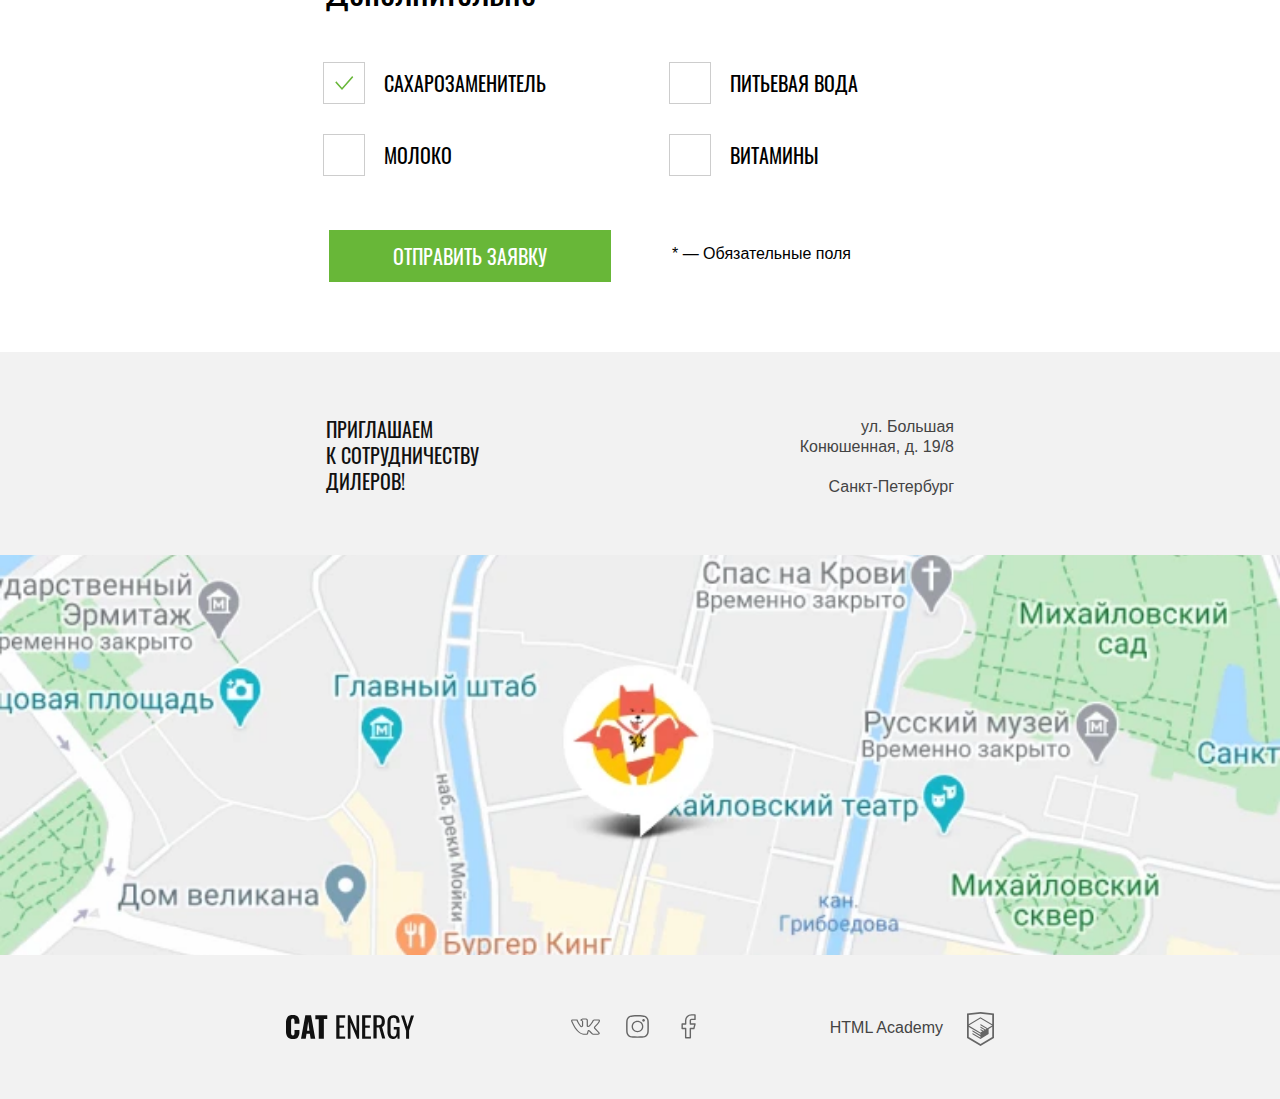
<file: form.html>
<!DOCTYPE html><html class="page" lang="ru"><head><meta charset="utf-8"><meta name="viewport" content="width=device-width,initial-scale=1"><title>HTML Academy: Кэт энерджи</title><link rel="preload" href="/fonts/oswaldmedium.woff2" as="font" crossorigin><link rel="preload" href="/fonts/oswaldregular.woff2" as="font" crossorigin><link href="css/style.min.css" rel="stylesheet"><link rel="icon" href="favicon.ico"><!-- 32×32 --><link rel="icon" href="img/favicon.svg" type="image/svg+xml"><link rel="apple-touch-icon" href="img/favicon_apple.png"><!-- 180×180 --><link rel="manifest" href="manifest.webmanifest"></head><body class="page__body"><header class="page-header"><div class="page-header__top"><a class="page-header__link" href="index.html" aria-label="Логотип Cat Energy"><picture><source media="(min-width: 1440px)" srcset="img/logo-desktop.svg"><source media="(min-width: 768px)" srcset="img/logo-tablet.svg"><img class="page-header__logo page-header__logo--img" src="img/logo-mobile.svg" width="34" height="38" alt="Логотип Cat Energy"></picture><svg class="page-header__logo page-header__logo--text" width="101" height="19"><use xlink:href="img/icons/sprite.svg#logo-text"></use></svg> </a><button class="page-header__burger page-header__burger--nojs" type="button"><span class="visually-hidden">Открыть меню</span></button></div><nav class="main-nav main-nav--nojs"><div class="main-nav__wrapper"><ul class="main-nav__list"><li class="main-nav__item"><a class="main-nav__link" href="index.html">Главная</a></li><li class="main-nav__item"><a class="main-nav__link" href="catalog.html">Каталог продукции</a></li><li class="main-nav__item"><a class="main-nav__link main-nav__link--active" href="#">Подбор программы</a></li></ul></div></nav></header><main class="page-main-catalog"><h1 class="page-main-catalog__title">Подбор программы</h1><section class="questionnaire"><h2 class="visually-hidden">Анкета подбора программы питания для вашего кота</h2><div class="questionnaire__wrapper"><p class="questionnaire__info">Заполните анкету, и мы подберем<br>программу питания для вашего кота</p><form class="questionnaire__form" action="https://echo.htmlacademy.ru" method="get"><div class="questionnaire__box"><fieldset class="questionnaire__cat-info cat-info"><legend class="visually-hidden">Данные кота</legend><ul class="cat-info__list"><li class="cat-info__item"><label class="cat-info__text" for="cat-info__name">Имя:*</label> <input class="cat-info__field" type="text" pattern="^[А-Яа-яЁё\s]+$" name="cat-name" id="cat-info__name" placeholder="Барсик"></li><li class="cat-info__item"><label class="cat-info__text" for="cat-info__weight">Вес (КГ):*</label> <input class="cat-info__field" type="number" name="cat-weight" id="cat-info__weight" placeholder="7"></li><li class="cat-info__item"><label class="cat-info__text" for="cat-info__age">Возраст (лет):</label> <input class="cat-info__field" type="number" name="cat-age" id="cat-info__age" placeholder="7"></li></ul></fieldset><fieldset class="questionnaire__programm programm"><h3 class="visually-hidden">Выбор программы</h3><ul class="programm__list"><li class="programm__item"><label class="programm__label" for="programm__slim"><input class="programm__input" type="radio" name="programm" value="slim" id="programm__slim" checked="checked"> <span class="programm__checkbox"></span> <span class="programm__text">Похудение</span></label></li><li class="programm__item"><label class="programm__label" for="programm__pro"><input class="programm__input" type="radio" name="programm" value="pro" id="programm__pro"> <span class="programm__checkbox"></span> <span class="programm__text">Набор массы</span></label></li><li class="programm__item"><label class="programm__label" for="programm__help"><input class="programm__input" type="radio" name="programm" value="help" id="programm__help"> <span class="programm__checkbox"></span> <span class="programm__text">Не знаю (нужен ваш совет)</span></label></li></ul></fieldset></div><fieldset class="questionnaire__owner-contacts owner-contacts"><div class="owner-contacts__title-box"><div class="owner-contacts__container"><h3 class="owner-contacts__title-text"><span>Контактные данные<br>(владельца кота)</span></h3></div></div><ul class="owner-contacts__list"><li class="owner-contacts__item owner-contacts__item--email"><label class="owner-contacts__label" for="owner-contacts__email"><span class="owner-contacts__text">E-mail:*</span> <input class="owner-contacts__field" type="email" name="owner-email" id="owner-contacts__email" placeholder="kuklachev@gmail.com"> <svg class="owner-contacts__icon owner-contacts__icon--email" width="20" height="15"><use xlink:href="img/icons/sprite.svg#icon_email"></use></svg></label></li><li class="owner-contacts__item owner-contacts__item--tel"><label class="owner-contacts__label" for="owner-contacts__tel"><span class="owner-contacts__text">Телефон:*</span> <input class="owner-contacts__field" type="tel" pattern="[0-9]{11}" name="owner-tel" id="owner-contacts__tel" placeholder="8 (960) 900-60-90"> <svg class="owner-contacts__icon owner-contacts__icon--tel" width="20" height="21"><use xlink:href="img/icons/sprite.svg#icon_tel"></use></svg></label></li></ul></fieldset><div class="questionnaire__comment comment"><div class="comment__title-box"><div class="comment__container"><h3 class="comment__title-text"><span>Комментарий</span></h3></div></div><div class="comment__wraper"><textarea class="comment__text" id="comment-box" placeholder="Расскажите обо всех повадках кота"></textarea></div></div><fieldset class="questionnaire__addition addition"><div class="addition__title-box"><div class="addition__container"><h3 class="addition__title-text"><span>Дополнительно</span></h3></div></div><ul class="addition__list"><li class="addition__item"><label class="addition__label" for="addition__sweetener"><input class="addition__input" type="checkbox" name="sweetener" id="addition__sweetener" checked="checked"> <span class="addition__checkbox"></span> <span class="addition__text">Сахарозаменитель</span></label></li><li class="addition__item"><label class="addition__label" for="addition__water"><input class="addition__input" type="checkbox" name="water" id="addition__water"> <span class="addition__checkbox"></span> <span class="addition__text">Питьевая вода</span></label></li><li class="addition__item"><label class="addition__label" for="addition__milk"><input class="addition__input" type="checkbox" name="milk" id="addition__milk"> <span class="addition__checkbox"></span> <span class="addition__text">Молоко</span></label></li><li class="addition__item"><label class="addition__label" for="addition__vitamins"><input class="addition__input" type="checkbox" name="vitamins" id="addition__vitamins"> <span class="addition__checkbox"></span> <span class="addition__text">Витамины</span></label></li></ul></fieldset><div class="questionnaire__footet"><button class="questionnaire__button button" type="submit">Отправить заявку</button><p class="questionnaire__footnote">* — Обязательные поля</p></div></form></div></section></main><footer class="page-footer"><div class="page-footer__contacts contacts"><h2 class="visually-hidden">Контакты</h2><div class="contacts__wrapper contacts__wrapper--color"><div class="contacts__box contacts__box--color"><p class="contacts__title">Приглашаем<br>к сотрудничеству<br>дилеров!</p><div class="contacts__content"><p class="contacts__address">ул. Большая<br>Конюшенная, д. 19/8</p><p class="contacts__city">Санкт-Петербург</p></div></div><div class="contacts__maps"><iframe class="contacts__maps-google" src="https://www.google.com/maps/embed?pb=!1m18!1m12!1m3!1d1998.6036253003165!2d30.320858716173472!3d59.938719169054075!2m3!1f0!2f0!3f0!3m2!1i1024!2i768!4f13.1!3m3!1m2!1s0x4696310fca145cc1%3A0x42b32648d8238007!2z0JHQvtC70YzRiNCw0Y8g0JrQvtC90Y7RiNC10L3QvdCw0Y8g0YPQuy4sIDE5LzgsINCh0LDQvdC60YIt0J_QtdGC0LXRgNCx0YPRgNCzLCAxOTExODY!5e0!3m2!1sru!2sru!4v1619974219793!5m2!1sru!2sru" width="320" height="362" style="border:0;" allowfullscreen="" loading="lazy" aria-label="Наше местоположение на карте"></iframe><div class="contacts__maps-wrapper"><picture><source type="image/webp" media="(min-width: 1440px)" srcset="img/map/map-desktop.webp, img/map/map-desktop@2x.webp 2x"><source type="image/webp" media="(min-width: 768px)" srcset="img/map/map-tablet.webp, img/map/map-tablet@2x.webp 2x"><source type="image/webp" srcset="img/map/map-mobile.webp, img/map/map-mobile@2x.webp 2x"><source media="(min-width: 1440px)" srcset="img/map/map-desktop.jpg, img/map/map-desktop@2x.jpg 2x"><source media="(min-width: 768px)" srcset="img/map/map-tablet.jpg, img/map/map-tablet@2x.jpg 2x"><img class="contacts__maps-img" src="img/map/map-mobile.jpg" srcset="img/map/map-mobile@2x.jpg 2x" width="320" height="362" alt="Наше местоположение на карте"></picture></div></div></div></div><div class="page-footer__inner-box"><div class="page-footer__logo logo-footer"><a class="logo-footer__link" href="index.html" aria-label="Логотип Cat Energy"><svg class="page-footer__logo page-footer__logo--text" width="128" height="24"><use xlink:href="img/icons/sprite.svg#logo-text-footer"></use></svg></a></div><div class="page-footer__social social"><ul class="social__list"><li class="social__item"><a class="social__link social__link--vkontakte" href="https://vk.com/htmlacademy" aria-label="Мы в Вконтактe"><svg class="social__logo social__logo--vkontakte" width="23" height="16"><use xlink:href="img/icons/sprite.svg#icon_vkontakte"></use></svg></a></li><li class="social__item"><a class="social__link social__link--instagram" href="https://www.instagram.com/" aria-label="Мы в Инстаграме"><svg class="social__logo social__logo--instagram" width="16" height="16"><use xlink:href="img/icons/sprite.svg#icon_instagram"></use></svg></a></li><li class="social__item"><a class="social__link social__link--facebook" href="https://www.facebook.com/" aria-label="Мы в Фейсбуке"><svg class="social__logo social__logo--facebook" width="22" height="22"><use xlink:href="img/icons/sprite.svg#icon_facebook"></use></svg></a></li></ul></div><div class="page-footer__copyright copyright"><a class="copyright__link" href="https://htmlacademy.ru/intensive/adaptive" aria-label="Онлайн‑курс HTML и CSS. Адаптивная вёрстка и автоматизация"><span class="copyright__text">HTML Academy</span> <svg class="copyright__logo" width="27" height="34"><use xlink:href="img/icons/sprite.svg#logo-html"></use></svg></a></div></div></footer><script src="js/nav.js"></script></body></html>
</file>
<file: css/style.min.css>
@-webkit-keyframes bounce{0%{transform:translateY(-50px)}to{transform:translateY(0)}}@keyframes bounce{0%{transform:translateY(-50px)}to{transform:translateY(0)}}@font-face{font-family:"Oswald";src:url(../fonts/oswaldregular.woff2) format("woff2"),url(../fonts/oswaldregular.woff) format("woff");font-weight:400;font-style:normal;font-display:swap}@font-face{font-family:"Oswald";src:url(../fonts/oswaldmedium.woff2) format("woff2"),url(../fonts/oswaldmedium.woff) format("woff");font-weight:500;font-style:normal;font-display:swap}.page{height:100%;background-color:#fff;font-family:Arial,sans-serif;font-size:14px;line-height:18px;font-weight:400;color:#444}.page__body{min-height:100%;min-width:320px;margin:0;position:relative}.visually-hidden{position:absolute;width:1px;height:1px;margin:-1px;border:0;padding:0;white-space:nowrap;-webkit-clip-path:inset(100%);clip-path:inset(100%);clip:rect(0 0 0 0);overflow:hidden}.page-header__top{display:flex;justify-content:space-between;align-items:center;padding:12px 20px}.page-header__link{display:flex;align-items:center;flex-grow:1}.page-header__link:hover{opacity:.8}.page-header__link:active{opacity:.6}.page-header__logo--text{margin:5px 0 0 calc(50% - 73px)}.page-header__burger{display:block;cursor:pointer;border:0;width:24px;height:24px;background-color:#fff}.page-header__burger--closed::before,.page-header__burger::before{content:"";position:absolute;width:24px;height:18px;right:20px;top:23px;background-image:url(../img/burger_open.svg);background-position:center}.page-header__burger--closed::before{background-color:#fff;width:20px;height:20px;right:22px;top:21px;background-image:url(../img/burger_close.svg)}@media (max-width:767px){.page-header__burger--nojs{display:none}}@media (min-width:768px){.page-header{display:grid;grid-template-columns:174px 440px;justify-content:space-between;align-items:center;padding:28px 30px 0;width:768px;margin:0 auto;box-sizing:border-box}.page-header__top{padding:0}.page-header__burger{display:none}.page-header__logo--img{width:61px;height:51px}.page-header__logo--text{margin:0 10px}}@media (min-width:1440px){.page-header{display:grid;grid-template-columns:1fr 1fr;padding:53px 110px 0;-moz-column-gap:264px;column-gap:264px;align-items:center;width:1440px;box-sizing:border-box;margin:0 auto}.page-header__top{justify-content:start}.page-header__logo--img{width:71px;height:59px}.page-header__logo--text{width:118px;height:21px;margin-left:13px}.page-header--index{padding:0 110px;grid-template-columns:1fr 480px;position:absolute;left:50%;margin:53px 0 0 -720px}}.main-nav__list{display:flex;flex-wrap:wrap;flex-direction:column;margin:0;padding:0;list-style:none;text-align:center;-webkit-animation:bounce .5s;animation:bounce .5s}.main-nav__item{border-top:1px solid #e6e6e6}.main-nav__item:last-child{border-bottom:1px solid #e6e6e6}.main-nav__link{font-family:"Oswald",Arial,sans-serif;font-weight:500;font-size:20px;line-height:65px;color:#000;text-decoration:none;text-transform:uppercase}.main-nav__link:hover{color:rgba(0,0,0,.6)}.main-nav__link:active{color:rgba(0,0,0,.3)}@media (max-width:767px){.main-nav--closed .main-nav__list{display:none}.main-nav--nojs .main-nav__list{display:block}}@media (min-width:768px){.main-nav__wrapper{max-width:515px;margin-left:auto}.main-nav__list{flex-direction:row;justify-content:space-between;align-items:center;-webkit-animation:none;animation:none;margin-top:15px}.main-nav__link{font-family:"Oswald",Arial,sans-serif;font-weight:400;font-size:18px;line-height:24px}.main-nav__link--active{padding-bottom:4px;border-bottom:2px solid #68b738}.main-nav__link--active:hover{border-bottom:2px solid rgba(104,183,56,.6)}.main-nav__link--active:active{border-bottom:2px solid rgba(104,183,56,.3)}.main-nav__toggle{display:none}.main-nav__item{border:0;margin-bottom:15px}.main-nav__item:last-child{border:0}}@media (min-width:1440px){.main-nav__wrapper{width:480px;margin-left:auto}.main-nav__list{margin-top:20px}.main-nav__item{margin-bottom:20px}.main-nav__link{font-size:20px}.main-nav--index .main-nav__link{font-size:20px;color:#fff}.main-nav--index .main-nav__link:hover{color:rgba(255,255,255,.6)}.main-nav--index .main-nav__link:active{color:rgba(255,255,255,.3)}.main-nav--index .main-nav__link--active{border-bottom:2px solid #fff}.main-nav--index .main-nav__link--active:hover{border-bottom:2px solid rgba(255,255,255,.6)}.main-nav--index .main-nav__link--active:active{border-bottom:2px solid rgba(255,255,255,.3)}}.welcome{padding-bottom:22px}.welcome__inner{min-height:302px;box-sizing:border-box;background-color:#68b738;background-image:url(../img/index/bg-index-cat-mobile.jpg);background-position:center;background-repeat:no-repeat;background-size:100%;z-index:1}@media (-webkit-min-device-pixel-ratio:2),(min-resolution:2dppx){.welcome__inner{background-image:url(../img/index/bg-index-cat-mobile@2x.jpg)}}.welcome__box{margin:-310px 0 0}.welcome__text,.welcome__title{margin:0;font-family:"Oswald",Arial,sans-serif;font-weight:400;color:#fff;text-align:center}.welcome__title{font-size:36px;line-height:36px;padding-top:28px;padding-bottom:25px}.welcome__text{font-size:14px;line-height:14px;text-transform:uppercase}.welcome__image{display:block;margin:0 auto 42px}.welcome__buttom{display:block;box-sizing:border-box;padding:0 20px;margin:138px 20px 0;width:auto;line-height:40px;font-size:14px}@media (min-width:768px){.welcome{position:relative;display:flex;flex-direction:column;padding-bottom:0}.welcome__wrapper{width:708px;margin:0 auto;z-index:1}.welcome__inner{height:auto;background-color:transparent;background-image:none;padding-left:30px;padding-right:30px}.welcome__title{color:#000;text-align:left;font-size:60px;line-height:60px;padding:56px 0 0 58px}.welcome__text{color:#000;text-align:left;font-size:20px;line-height:20px;padding-top:42px;padding-left:58px}.welcome__image{width:709px;height:609px;margin:20px auto 0}.welcome__buttom{display:inline-block;padding:0 28px;margin:-15px 0 0 80px;font-size:20px;line-height:54px}.welcome__box{margin:-105px 0 0}}@media (min-width:1440px){.welcome__wrapper{width:570px;margin:0 0 0 auto;padding-left:0;padding-right:0}.welcome{display:grid;grid-template-columns:1fr 1fr;justify-content:space-between;padding:0;margin-bottom:80px;position:static}.welcome__inner{margin:0;padding-left:0;padding-right:0}.welcome__box{background-color:#68b738;grid-column-start:2;grid-column-end:3;background-image:url(../img/index/bg-index-cat-desktop.jpg);background-position:right bottom;background-repeat:no-repeat;background-size:100%;margin:-107px 0 0}.welcome__title{padding-top:224px;padding-left:40px;padding-right:40px}.welcome__text{padding-top:40px;padding-left:40px}.welcome__buttom{margin:50px 0 0 40px;height:54px}.welcome__image{width:552px;height:499px;margin:248px 0 0 -163px;padding-bottom:55px}}@media (min-width:1440px) and (-webkit-min-device-pixel-ratio:2),(min-width:1440px) and (min-resolution:2dppx){.welcome__box{background-image:url(../img/index/bg-index-cat-desktop@2x.jpg)}}.button{font-family:"Oswald",Arial,sans-serif;font-weight:400;background-color:#68b738;color:#fff;text-transform:uppercase;text-decoration:none;text-align:center}.button:hover{background-color:#5eaa2f}.button:active{color:rgba(255,255,255,.3)}.features{padding:0 20px}.features__list{display:flex;flex-direction:column;margin:0;padding:0;list-style:none;text-align:center}.features__title{margin:0 0 0 91px;font-family:"Oswald",Arial,sans-serif;font-weight:400;font-size:24px;line-height:37px;color:#000;text-align:left;padding-top:30px;text-transform:uppercase}.features__item{display:flex;flex-direction:column;position:relative;justify-content:space-between;background-color:#f2f2f2;margin-bottom:20px}.features__item:last-child{margin-bottom:0}.features__link{display:block;font-family:"Oswald",Arial,sans-serif;font-weight:400;font-size:16px;line-height:16px;color:#000;text-align:left;text-transform:uppercase;text-decoration:none;padding:19px 0 22px;margin:0 20px;border-top:1px solid #d9d9d9}.features__link::after{content:"";position:absolute;background-image:url(../img/index/arrow.svg);background-repeat:no-repeat;width:24px;height:12px;margin-left:16px;margin-top:2px}.features__link:active::after,.features__link:hover::after{background-image:url(../img/index/arrow_hover.svg);width:32px}.features__link:active{opacity:.3}.features__link:active::after{opacity:.3}.features__description{font-size:14px;line-height:18px;text-align:left;margin:0 20px;padding:28px 0 22px}.features__icon--slim{position:absolute;width:50px;height:53px;top:20px;left:20px}.features__icon--pro{position:absolute;width:67px;height:50px;top:22px;left:12px}@media (min-width:768px){.features{padding:0 30px}.features__wrapper{max-width:708px;margin:0 auto}.features__inner{display:flex;flex-direction:column;justify-content:space-between}.features__item{display:flex;flex-direction:row;min-height:372px;padding-left:52px;margin-bottom:30px}.features__item:last-child{margin-bottom:40px}.features__image{position:relative;order:2;align-self:center}.features__icon--pro,.features__icon--slim{position:relative;top:0;left:0;width:200px;height:211px;margin-right:60px;margin-left:15px}.features__icon--pro{width:268px;height:200px;margin-right:30px}.features__description,.features__title{padding:0;margin:77px 0 24px;font-size:36px;text-align:left}.features__description{margin:0;font-size:16px;line-height:24px}.features__link{padding:0;margin:60px 0 65px;border:0;font-size:20px;align-self:flex-start}.features__link::after{margin-left:25px}}@media (min-width:1440px){.features{padding:0 110px}.features__wrapper{max-width:1440px}.features__description{padding-right:25px}.features__list{display:grid;grid-template-columns:1fr 1fr;-moz-column-gap:80px;column-gap:80px;grid-row-gap:60px;max-width:1220px;margin:0 auto}.features__item{display:flex;flex-direction:column;min-height:374px;margin:0}.features__item:last-child{margin-bottom:0}.features__image{position:absolute;order:0;top:0;left:0}.features__title{margin:76px 0 76px 162px}.features__link{margin:34px 0 65px}.features__icon--slim{position:absolute;width:100px;height:106px;margin:0;left:52px;top:42px}.features__icon--pro{width:134px;height:100px;margin:0;left:34px;top:48px}}.principle{margin-top:27px;margin-bottom:42px;padding:0 20px}.principle__title{margin:0;font-family:"Oswald",Arial,sans-serif;font-weight:400;font-size:36px;line-height:40px;color:#000;text-align:left;padding-bottom:38px}.principle__list{display:flex;flex-direction:column;margin:0;padding:0;list-style:none}.principle__item{position:relative;min-height:60px;padding-bottom:20px}.principle__item:last-child{padding-bottom:0}.principle__item--convenient::before,.principle__item--easy::before,.principle__item--fast::before,.principle__item--useful::before{content:"";position:absolute;background-color:#68b738;background-image:url(../img/index/useful.svg);background-repeat:no-repeat;background-position:center;width:60px;height:60px}.principle__item--convenient::before,.principle__item--easy::before,.principle__item--fast::before{background-image:url(../img/index/convenient.svg)}.principle__item--easy::before,.principle__item--fast::before{background-image:url(../img/index/easy.svg)}.principle__item--fast::before{background-image:url(../img/index/fast.svg)}.principle__description{font-size:14px;line-height:18px;margin:2px 0 0 80px}@media (min-width:768px){.principle{margin:0;padding:0 30px 7px;border-bottom:1px solid #f2f2f2}.principle__wrapper{width:708px;margin:0 auto}.principle__list{display:grid;grid-template-columns:1fr 1fr;-moz-column-gap:60px;column-gap:60px;grid-row-gap:38px;justify-content:flex-start}.principle__title{font-size:60px;line-height:60px;padding-bottom:72px}.principle__item{padding:0;box-sizing:border-box;display:flex;flex-direction:column;justify-content:flex-start;min-height:280px}.principle__item--useful{background-image:url(../img/index/1.png);background-repeat:no-repeat;background-position:122px 0}.principle__item--convenient,.principle__item--easy,.principle__item--fast{background-image:url(../img/index/2.png);background-repeat:no-repeat;background-position:122px 0}.principle__item--easy,.principle__item--fast{background-image:url(../img/index/3.png)}.principle__item--fast{background-image:url(../img/index/4.png)}.principle__item:last-child{padding-bottom:0}.principle__item--convenient::before,.principle__item--easy::before,.principle__item--fast::before,.principle__item--useful::before{position:relative;width:80px;height:80px}.principle__description{font-size:16px;line-height:24px;margin:0 60px 0 0;padding-top:35px}}@media (min-width:1440px){.principle__wrapper{width:1220px;margin:0 auto}.principle__description{margin:0;padding-top:31px}.principle__item{width:245px}.principle{max-width:1440px;margin:0 auto;padding:0 110px;border-bottom:none}.principle__list{grid-template-columns:1fr 1fr 1fr 1fr;-moz-column-gap:80px;column-gap:80px}.principle__title{margin-top:72px}}.example{background-color:#eaeaea}.example__wrapper{padding:0 20px}.example__title{margin:0;font-family:"Oswald",Arial,sans-serif;font-weight:400;font-size:36px;line-height:40px;color:#000;text-align:left;padding-top:27px;padding-bottom:33px;padding-left:20px}.example__description{margin:0}.example__stats{display:flex;justify-content:center;padding:0;list-style:none;margin-top:25px;margin-bottom:34px}.example__stats-value{margin:0 33px 0 0;width:122px;height:54px;border:1px solid #cdcdcd;border-radius:4px}.example__stats-value:last-child{margin:0}.example__text{margin:13px 0 0;font-family:"Oswald",Arial,sans-serif;font-size:24px;line-height:24px;color:#000;text-transform:uppercase}.example__cost,.example__desc,.example__text{font-weight:400;text-align:center}.example__desc{display:inline-block;background-color:#eaeaea;font-family:Arial,sans-serif;font-size:12px;line-height:12px;color:#444;text-transform:lowercase;margin-top:9px;margin-left:20px;margin-right:20px}.example__cost{margin:0;font-family:"Oswald",Arial,sans-serif;font-size:14px;line-height:20px;color:#000;text-transform:uppercase}.example__cost br{display:none}@media (min-width:768px){.example{background-color:#fff;margin:0 auto}.example__wrapper{width:708px;padding:0 30px;margin:0 auto}.example__title{font-size:60px;line-height:60px;padding:0 0 0 30px;margin:44px auto 65px;max-width:768px;display:block;box-sizing:border-box}.example__description{font-size:16px;line-height:24px}.example__stats-block{display:flex;justify-content:space-between;align-items:flex-start;min-height:2px}.example__stats{margin:50px 0 0}.example__stats-value{margin:0 40px 0 0;width:161px;height:70px}.example__text{margin:19px 0 0;font-size:30px;line-height:30px}.example__desc{margin-top:9px;font-size:14px;line-height:14px;background-color:#fff;margin-left:0;margin-right:0;padding:0 10px}.example__cost{margin-top:57px;font-size:20px;line-height:30px;text-align:right}.example__cost br{display:block}}@media (min-width:1440px){.example{margin:0 auto}.example__box{display:flex;margin:0 auto;justify-content:center;position:relative;background-color:#f2f2f2}.example__box::after,.example__box::before{content:"";display:block;top:0;left:0;bottom:0;width:auto;background-color:#f2f2f2;flex-grow:1}.example__box::after{left:auto;background-color:#eaeaea}.example__title{grid-column-start:1;grid-column-end:3;padding-top:27px;padding-left:110px;padding-bottom:75px;margin:0 auto;max-width:1440px;display:block;box-sizing:border-box}.example__wrapper{padding:0;margin:0;width:570px}.example__cost{margin-top:0;text-align:left}.example__cost br{display:none}.example__cost span{padding-left:65px}.example__desc{background-color:#f2f2f2;padding:0 7px}.example__text{margin:16px 0 0}.example__stats-block{display:block;min-height:auto}.example__stats{justify-content:left;padding-bottom:55px;margin:68px 0 0}.example__description{margin-top:73px;margin-right:131px}}.effect-slider{margin-top:42 px}.effect-slider__image--off{display:none}.effect-slider__label{font-family:"Oswald",Arial,sans-serif;font-weight:400;font-size:16px;line-height:20px;color:#000;background-color:#eaeaea;text-transform:uppercase;border:0;margin:0 17px;padding:0;cursor:pointer}.effect-slider__label:hover{border-bottom:1px solid rgba(0,0,0,.4)}.effect-slider__label,.effect-slider__label:active{border-bottom:1px solid #eaeaea}.effect-slider__control{display:flex;justify-content:center;align-items:center;padding-top:32px;padding-bottom:34px;height:auto}.effect-slider__range{box-sizing:border-box;width:84px;height:14px;background-color:#fff;border:1px solid #cdcdcd;border-radius:6px;padding:3px 5px;cursor:pointer}.effect-slider__range--after{padding:3px 5px 3px 43px}.effect-slider__toggle{display:block;width:35px;height:6px;background-color:#68b738;border-radius:10px;border:0}.effect-slider__img{display:block;margin:0 auto;height:232px}@media (min-width:768px){.effect-slider{padding:0}.effect-slider__control{padding-bottom:70px;padding-top:12px;background-color:#eaeaea}.effect-slider__images{display:flex;margin:0 auto;width:670px;position:relative;align-items:center}.effect-slider__image,.effect-slider__images-wrapper{background:linear-gradient(to bottom,#fff 32%,#eaeaea 32%)}.effect-slider__image{margin:0 auto;height:515px}.effect-slider__image--after{display:block;position:relative;margin:0 40px 0 auto;z-index:1}.effect-slider__image--before{position:absolute;top:0;bottom:0;z-index:2;width:50%;overflow:hidden}.effect-slider__img{height:515px;width:auto}.effect-slider__label{font-size:20px;line-height:30px;padding:0;margin:0 23px;border-bottom:1px dotted #d9d9d9}.effect-slider__label:active{border-bottom:1px solid #f2f2f2}.effect-slider__range{width:428px;height:6px;border:0;background-color:#dcdcdc}.effect-slider__toggle{width:8px;height:8px;border-radius:50%;padding:4px;margin:-16px auto 0;border:12px solid #fff;box-shadow:0 0 0 1px #cdcdcd;filter:drop-shadow(0 1px 3px rgba(0,0,0,.16));cursor:pointer}.effect-slider__toggle:hover{filter:drop-shadow(0 2px 4px rgba(0,0,0,.19))}.effect-slider__toggle:active{box-shadow:0 0 0 1px #68b738}}@media (min-width:1440px){.effect-slider{background-color:none;margin-top:-185px;width:650px;display:flex;flex-direction:column;justify-content:flex-start}.effect-slider__images-wrapper{background-color:transparent}.effect-slider__images{background:linear-gradient(to bottom,#fff 185px,#eaeaea 185px)}.effect-slider__image{margin:0 auto;height:536px;background:0 0}.effect-slider__image--after{display:block;position:relative;margin:0 40px 0 auto;z-index:1}.effect-slider__image--before{position:absolute;top:0;bottom:0;z-index:2;width:54%;overflow:hidden;background:linear-gradient(to bottom,#fff 185px,#f2f2f2 185px)}.effect-slider__label{background-color:#f2f2f2;padding:0}.effect-slider__label--before{margin:0 23px 0 0}.effect-slider__label--after{margin:0 0 0 23px;background-color:#eaeaea}.effect-slider__control{margin:0;padding-top:13px;justify-content:flex-end;background:linear-gradient(to right,#f2f2f2 360px,#eaeaea 360px);height:100%}}.contacts__box{padding:0 20px;min-height:114px;display:flex;justify-content:space-between;align-items:center;background-color:#fff}.contacts__box--color{background-color:#f2f2f2}.contacts__title{margin:0;font-family:"Oswald",Arial,sans-serif;font-weight:400;font-size:16px;line-height:18px;color:#111;text-align:left;text-transform:uppercase}.contacts__content{margin:0 0 0 -5px}.contacts__address{color:#444}.contacts__address,.contacts__city{margin:0;font-family:Arial,sans-serif;font-weight:400;font-size:14px;line-height:20px}.contacts__maps{position:relative}.contacts__maps-wrapper{width:100%;position:absolute;top:0;left:0;z-index:0}.contacts__maps-img{display:block;width:100%;-o-object-fit:cover;object-fit:cover}.contacts__maps-google{position:relative;width:100%;z-index:1}@media (min-width:768px){.contacts,.contacts__wrapper{background-color:#fff}.contacts__wrapper--color{background-color:#f2f2f2}.contacts__box{padding:60px 30px 58px;min-height:auto;background-color:#fff;max-width:768px;box-sizing:border-box;margin:0 auto}.contacts__box--color{background-color:#f2f2f2}.contacts__title{font-size:20px;line-height:26px;margin-left:40px}.contacts__content{margin-top:5px}.contacts__address{font-size:16px;margin-right:40px;text-align:right;line-height:20px}.contacts__city{font-size:16px;text-align:right;margin:20px 40px 0 0}.contacts__maps,.contacts__maps-google,.contacts__maps-img{height:400px}}@media (min-width:1440px){.contacts{background-color:#fff}.contacts__title{margin-top:4px}.contacts__box{position:absolute;box-sizing:border-box;padding:0 50px 0 35px;width:570px;height:200px;margin:95px 0 0 110px;z-index:2}.contacts__box,.contacts__box--color{background-color:#fff}.contacts__content{margin-top:10px}.contacts__address{text-align:left;line-height:20px}.contacts__city{font-size:16px;line-height:30px;text-align:left;margin:15px 0 0}}.page-footer{display:flex;flex-direction:column;background-color:#f2f2f2}.page-footer__logo--text{margin:0}.page-footer__logo:hover{opacity:.8}.page-footer__logo:active{opacity:.6}@media (min-width:768px){.page-footer__inner-box{box-sizing:border-box;height:140px;display:flex;justify-content:space-between;align-items:center;width:768px;padding:0 30px;margin:4px auto 0}}@media (min-width:1440px){.page-footer__inner-box{box-sizing:border-box;height:110px;display:flex;justify-content:space-between;align-items:center;padding:45px 110px 0;width:1440px;margin:0 auto 40px}}.social{margin:0 auto}.social__list{display:flex;flex-wrap:wrap;justify-content:center;align-items:center;padding:21px 0 15px;margin:0;list-style:none;text-align:center}.social__item{margin-right:35px}.social__item:last-child{margin-right:0}.social__link{color:#666;text-decoration:none}.social__logo--instagram,.social__logo--vkontakte{fill:#666}.social__logo--facebook{stroke:#666;fill:none}.social__logo--instagram:hover,.social__logo--vkontakte:hover{fill:#68b738}.social__logo--facebook:hover{stroke:#68b738}.copyright__link:active,.social__logo--facebook:active,.social__logo--instagram:active,.social__logo--vkontakte:active{opacity:.3}@media (min-width:768px){.social__list{border:0;padding:13px 0 15px 30px}.social__item{margin-right:25px}.social__logo--vkontakte{width:30px;height:22px}.social__logo--instagram{width:23px;height:23px}.social__logo--facebook{width:28px;height:33px}}.copyright{padding:20px 0 13px;border-top:1px solid #d9d9d9;margin:0 20px}.copyright__text{font-family:Arial,sans-serif;font-weight:400;font-size:16px;line-height:18px;color:#444;margin:0 0 2px}.copyright__link{display:flex;justify-content:space-between;align-items:center;text-decoration:none}.copyright__logo{fill:#666}.copyright__logo:hover{fill:#68b738}.copyright__logo:active{opacity:.3}@media (min-width:768px){.copyright{margin:0;padding:0;border:0}.copyright__text{margin:0 24px 3px 0}}.page-main-catalog__title{padding-left:20px;margin:0;font-family:"Oswald",Arial,sans-serif;font-weight:400;font-size:36px;line-height:36px;color:#000;text-align:left;padding-top:27px;padding-bottom:37px}@media (min-width:768px){.page-main-catalog__title{font-size:60px;line-height:60px;padding-left:70px;padding-top:58px;padding-bottom:55px;max-width:768px;display:block;box-sizing:border-box;margin:0 auto}}@media (min-width:1440px){.page-main-catalog__title{padding-left:110px;padding-top:68px;padding-bottom:55px;max-width:1440px;display:block;box-sizing:border-box;margin:0 auto}}.questionnaire__info{margin:0;padding-left:20px;font-family:"Oswald",Arial,sans-serif;font-weight:400;font-size:14px;line-height:18px;color:#000;text-transform:uppercase;text-align:left;padding-bottom:39px}.questionnaire__cat-info{border:0}.questionnaire__programm{padding:0;margin:0}.questionnaire__addition,.questionnaire__owner-contacts{padding:0;border:0;margin:0}.questionnaire__button{display:block;box-sizing:border-box;margin:0 auto;width:100%;height:40px;font-size:16px;line-height:40px;border:0}.questionnaire__footet{padding:0 20px}.questionnaire__footnote{margin-top:21px;margin-bottom:32px;color:#000;line-height:16px;text-align:center}@media (min-width:768px){.questionnaire__info{padding-left:70px;padding-bottom:66px;font-size:20px;line-height:30px;max-width:768px;display:block;box-sizing:border-box;margin:0 auto}.questionnaire__footet{display:grid;grid-template-columns:1fr 1fr;-moz-column-gap:60px;column-gap:60px;align-items:center;padding-left:70px;padding-right:66px;width:630px;margin:0 auto 70px}.questionnaire__button{display:inline-block;font-size:20px;line-height:20px;height:52px;padding:0 64px;width:auto}.questionnaire__footnote{text-align:left;margin:-4px 0 0;font-size:16px}}@media (min-width:1440px){.questionnaire__info{padding-bottom:67px;font-size:20px;line-height:30px;max-width:1440px;display:block;box-sizing:border-box;margin:0 auto;padding-left:110px}.questionnaire__box{display:grid;grid-template-columns:1fr 1fr;-moz-column-gap:80px;column-gap:80px;width:1220px;margin:0 auto}.questionnaire__programm{margin-right:0}.questionnaire__footet{-moz-column-gap:80px;column-gap:80px;padding:0;margin-bottom:80px;width:1220px}.questionnaire__button{width:100%}}.cat-info{padding:0 20px}.cat-info__list{margin:0;padding:0;list-style:none}.cat-info__item{display:flex;justify-content:space-between;align-items:center;padding-bottom:14px}.cat-info__item:last-child{padding-bottom:24px}.cat-info__field,.cat-info__text{font-family:"Oswald",Arial,sans-serif;font-weight:400;font-size:16px;line-height:18px;color:#444;text-transform:uppercase}.cat-info__text{padding-right:10px;text-align:left}.cat-info__field{flex:1;margin:0;padding:0 15px;height:43px;border:1px solid #e7e7e7;-webkit-appearance:textfield;-moz-appearance:textfield;appearance:textfield}.cat-info__field::-moz-placeholder{color:#444;opacity:1}.cat-info__field::placeholder{color:#444;opacity:1}.cat-info__field:hover{border:1px solid #cdcdcd}.cat-info__field:focus{border:1px solid #444;outline:1px solid #444}.cat-info__field:invalid{border:1px solid #ff8282;outline:1px solid #ff8282}@media (min-width:768px){.cat-info{padding:0 36px 0 40px;width:630px;margin:0 auto}.cat-info__field{padding:0 18px;height:50px;font-size:20px;line-height:30px}.cat-info__item{padding-bottom:20px}.cat-info__item:last-child{padding-bottom:72px}.cat-info__text{padding-right:17px;font-size:20px;line-height:30px}}@media (min-width:1440px){.cat-info{padding-left:0;padding-right:0;width:570px;margin:0 auto}.cat-info__field{margin-right:0}.cat-info__item:last-child{padding-bottom:0}}.programm{border-left:none;border-right:none;border-top:1px solid #d9d9d9;border-bottom:1px solid #d9d9d9}.programm__list{margin:30px 0 0;padding:0 20px;display:flex;flex-direction:column;list-style:none}.programm__item{padding-bottom:24px}.programm__item:last-child{padding-bottom:24px}.programm__input{position:absolute;-webkit-appearance:none;-moz-appearance:none;appearance:none}.programm__checkbox{position:absolute;margin-left:-45px;width:13px;height:13px;background-color:#fff;border-radius:50%;border:8px solid #fff;box-shadow:0 0 0 1px #cdcdcd;cursor:pointer}.programm__input:checked+.programm__checkbox{background-color:#68b738}.programm__input:disabled+.programm__checkbox,.programm__input:disabled+.programm__checkbox+.programm__text{opacity:.3}.programm__input:disabled:hover+.programm__checkbox{box-shadow:0 0 0 1px #cdcdcd}.programm__input:hover+.programm__checkbox{box-shadow:0 0 0 1px #bababa}.programm__input:focus+.programm__checkbox{box-shadow:0 0 0 1px #444}.programm__label{display:flex;align-items:center;padding-left:45px}.programm__text{font-family:"Oswald",Arial,sans-serif;font-weight:400;font-size:16px;line-height:18px;color:#222;text-transform:uppercase}@media (min-width:768px){.programm{border:1px solid #d9d9d9;width:630px;margin:0 auto 66px}.programm__text{font-size:20px;line-height:30px}.programm__list{margin:29px 0 0;padding:0 21px}.programm__checkbox{margin-left:-60px;width:18px;height:18px;border:10px solid #fff}.programm__field{margin-right:36px}.programm__item{padding-bottom:22px;margin-left:24px}.programm__item:last-child{padding-bottom:29px}}@media (min-width:1440px){.programm{margin-left:0;margin-right:0;width:570px}.programm__item{padding-bottom:24px;margin-left:23px}.programm__list{margin:30px 0 0}.programm__field{margin-right:0}}.owner-contacts{padding-bottom:23px;position:relative}.owner-contacts__title-box{position:relative;display:block;margin:26px 0 34px}.owner-contacts__title-box span{display:inline-block;max-width:187px;margin:0 0 0 -20px;padding:0 20px;background-color:#fff}.owner-contacts__title-box::after{content:"";position:absolute;top:15px;left:0;background-color:#68b738;width:100%;height:2px;z-index:-1}.owner-contacts__container{max-width:280px}.owner-contacts__title-text{margin:0 20px 0 0;padding-left:20px;font-family:"Oswald",Arial,sans-serif;font-weight:400;font-size:24px;line-height:26px;color:#000;text-align:left;white-space:break-spaces}.owner-contacts__list{margin:0;padding:0 20px;list-style:none}.owner-contacts__item{padding-bottom:14px}.owner-contacts__item:last-child{padding-bottom:0}.owner-contacts__label{position:relative;display:flex;justify-content:space-between;align-items:center}.owner-contacts__icon{position:absolute}.owner-contacts__icon--email{stroke:#222;width:20px;height:15px;right:15px}.owner-contacts__icon--tel{fill:#222;width:20px;height:21px;right:15px}.owner-contacts__field{flex:1;height:41px;border:1px solid #e7e7e7;font-family:"Oswald",Arial,sans-serif;font-weight:400;font-size:16px;line-height:18px;color:#444;text-transform:uppercase;padding-left:15px;padding-right:40px}.owner-contacts__field::-moz-placeholder{color:#444;opacity:1}.owner-contacts__field::placeholder{color:#444;opacity:1}.owner-contacts__field:hover{border:1px solid #cdcdcd}.owner-contacts__field:focus{border:1px solid #444;outline:1px solid #444}.owner-contacts__field:invalid{border:1px solid #ff8282;outline:1px solid #ff8282}.owner-contacts__field:focus+.owner-contacts__icon--email{stroke:#68b738}.owner-contacts__field:focus+.owner-contacts__icon--tel{fill:#68b738}.owner-contacts__field:invalid+.owner-contacts__icon--email{stroke:#ff8282}.owner-contacts__field:invalid+.owner-contacts__icon--tel{fill:#ff8282}.owner-contacts__text{font-family:"Oswald",Arial,sans-serif;font-weight:400;font-size:16px;line-height:18px;color:#444;text-transform:uppercase;text-align:left;margin-right:8px}@media (min-width:768px){.owner-contacts{padding-bottom:20px}.owner-contacts__title-box{margin:10px 0 75px}.owner-contacts__title-box span{max-width:708px;margin:0;padding-left:40px;padding-right:50px}.owner-contacts__title-box::after{top:22px}.owner-contacts__container{max-width:708px;margin:0 auto}.owner-contacts__title-text{font-size:36px;line-height:36px;padding:0;margin:0}.owner-contacts__title-text br{display:none}.owner-contacts__field{height:50px;font-size:20px;line-height:30px;padding-left:20px;padding-right:45px}.owner-contacts__text{font-size:20px;line-height:30px;margin-right:20px}.owner-contacts__item{padding-bottom:19px;padding-left:20px;padding-right:15px}.owner-contacts__item:last-child{padding-bottom:42px}.owner-contacts__list{width:667px;margin:0 auto;padding:0}.owner-contacts__icon--email{width:20px;height:14px;right:17px}.owner-contacts__icon--tel{right:17px}}@media (min-width:1440px){.owner-contacts__container{max-width:1220px;margin:0 auto}.owner-contacts{padding-bottom:20px}.owner-contacts__title-text{padding-left:0;padding-top:0;margin-left:-40px}.owner-contacts__title-box{margin-top:0;margin-bottom:75px}.owner-contacts__field{margin-right:0}.owner-contacts__list{display:grid;grid-template-columns:1fr 1fr;-moz-column-gap:80px;column-gap:80px;grid-row-gap:20px;padding:0 0 47px;width:1220px}.owner-contacts__item{padding-bottom:0;padding-left:0;padding-right:0}.owner-contacts__item:last-child{padding-bottom:0}}.comment{position:relative}.comment__wraper{padding:0 20px}.comment__title-box{position:relative;display:block;margin:0}.comment__title-box span{display:inline-block;max-width:187px;margin:0 0 0 -20px;padding:0 20px;background-color:#fff}.comment__title-box::after{content:"";position:absolute;top:15px;left:0;background-color:#68b738;width:100%;height:2px;z-index:-1}.comment__container{max-width:280px}.comment__text,.comment__title-text{font-family:"Oswald",Arial,sans-serif;font-weight:400}.comment__title-text{margin:0 20px 0 0;padding-left:20px;font-size:24px;line-height:26px;color:#000;text-align:left;white-space:break-spaces}.comment__text{padding-top:9px;padding-left:15px;box-sizing:border-box;margin:37px auto 0;width:100%;min-height:150px;font-size:16px;line-height:18px;resize:none;overflow:auto;color:#444;text-transform:uppercase;border:1px solid #e7e7e7}.comment__text::-moz-placeholder{color:#444;opacity:1}.comment__text::placeholder{color:#444;opacity:1}.comment__text:hover{border:1px solid #cdcdcd}.comment__text:focus{border:1px solid #444;outline:1px solid #444}@media (min-width:768px){.comment__wraper{width:630px;padding:0;margin:0 auto 52px}.comment__title-box{margin:0}.comment__title-box span{max-width:708px;margin:0;padding-left:40px;padding-right:40px}.comment__title-box::after{top:22px}.comment__container{max-width:708px;margin:0 auto}.comment__title-text{font-size:36px;line-height:36px;padding:0;margin:0}.comment__text{min-height:174px;margin-top:76px;font-size:20px;line-height:30px;padding-left:18px;padding-top:11px}}@media (min-width:1440px){.comment__container{max-width:1220px;margin:0 auto}.comment__title-text{padding-left:0;padding-top:0;margin-left:-40px}.comment__title-box{margin-top:0;margin-bottom:75px}.comment{margin-right:0}.comment__text{margin-top:0}.comment__wraper{width:1220px;margin:55px auto 0}}.addition{position:relative}.addition__title-box{position:relative;display:block;margin:20px 0 35px}.addition__title-box span{display:inline-block;max-width:187px;margin:0 0 0 -20px;padding:0 20px;background-color:#fff}.addition__title-box::after{content:"";position:absolute;top:15px;left:0;background-color:#68b738;width:100%;height:2px;z-index:-1}.addition__container{max-width:280px}.addition__title-text{margin:0 20px 0 0;padding-left:20px;font-family:"Oswald",Arial,sans-serif;font-weight:400;font-size:24px;line-height:26px;color:#000;text-align:left;white-space:break-spaces}.addition__list{display:flex;flex-direction:column;list-style:none;margin:0 0 40px;padding:0 20px}.addition__item{padding-bottom:18px}.addition__item:last-child{padding-bottom:0}.addition__text{padding-left:16px;padding-top:6px;font-family:"Oswald",Arial,sans-serif;font-weight:400;font-size:16px;line-height:18px;color:#000;text-transform:uppercase;text-align:left}.addition__input{position:absolute;-webkit-appearance:none;-moz-appearance:none;appearance:none}.addition__checkbox{position:absolute;margin-left:-28px;width:26px;height:26px;background-color:#fff;border:1px solid #cdcdcd;cursor:pointer}.addition__input:checked+.addition__checkbox{background-image:url(../img/form/check.svg);background-repeat:no-repeat;background-position:center}.addition__input:disabled+.addition__checkbox,.addition__input:disabled+.addition__checkbox+.addition__text{opacity:.3}.addition__input:checked:disabled+.addition__checkbox{opacity:.3}.addition__input:disabled:hover+.addition__checkbox{border:1px solid #cdcdcd}.addition__input:hover+.addition__checkbox{border:1px solid #bababa}.addition__input:focus+.addition__checkbox{border:1px solid #444}.addition__label{display:flex;align-items:flex-start;padding-left:28px}@media (min-width:768px){.addition__title-box{margin:10px 0 60px}.addition__title-box span{max-width:708px;margin:0;padding-left:40px;padding-right:40px}.addition__title-box::after{top:22px}.addition__container{max-width:708px;margin:0 auto}.addition__title-text{font-size:36px;line-height:36px;padding:0;margin:0}.addition__list{width:630px;display:grid;grid-template-columns:1fr 1fr;-moz-column-gap:62px;column-gap:62px;grid-row-gap:42px;padding:0;margin:0 auto 60px;align-items:center}.addition__item{padding:0}.addition__label{padding-left:26px;align-items:center}.addition__text{padding-left:33px;font-size:20px;line-height:30px;padding-top:0}.addition__checkbox{margin-left:-28px;width:40px;height:40px}}@media (min-width:1440px){.addition__list{grid-template-columns:1fr 1fr 1fr 1fr;-moz-column-gap:80px;column-gap:80px;margin:0 auto 66px;align-items:center;width:1220px}.addition__container{max-width:1220px;margin:0 auto}.addition__title-text{padding-left:0;padding-top:0;margin-left:-40px}.addition__title-box{margin:65px 0 60px}}.catalog__title{font-family:"Oswald",Arial,sans-serif;font-weight:400;font-size:36px;line-height:36px;color:#000;text-align:left;margin:28px 0 40px 20px}.catalog__list{margin:0;padding:0;list-style:none}.catalog__item{padding:20px 0 0;border-top:1px solid #ebebeb}.catalog__item:last-child{border-bottom:1px solid #ebebeb}@media (min-width:768px){.catalog__wrapper{padding:0}.catalog__product--more{background-color:#fff;border:2px solid #f2f2f2}.catalog__title{font-size:60px;line-height:60px;max-width:768px;padding-left:30px;display:block;box-sizing:border-box;margin:59px auto 162px}.catalog__list{display:grid;grid-template-columns:1fr 1fr;grid-row-gap:141px;-moz-column-gap:60px;column-gap:60px;width:708px;margin:0 auto}.catalog__item{min-height:430px;background-color:#f2f2f2;border:0;padding:0}.catalog__item:last-child{border:0;padding:0}}@media (min-width:1440px){.catalog__wrapper{padding:0}.catalog__title{max-width:1440px;padding-left:110px;margin:70px auto 165px}.catalog__list{grid-template-columns:1fr 1fr 1fr 1fr;-moz-column-gap:80px;column-gap:80px;grid-row-gap:144px;width:1220px}}.product__wrapper{display:grid;grid-template-columns:1fr 1fr;padding:0 20px}.product__inner{display:flex;flex-direction:column}.product__image-link{align-self:flex-end;justify-self:center;margin:0 auto}.product__title-link{text-decoration:none}.product__title-text{margin:0;padding:0 40px 14px 0;font-family:"Oswald",Arial,sans-serif;font-weight:400;font-size:16px;line-height:20px;color:#222;text-align:left;text-transform:uppercase}.product__description{border-collapse:collapse;padding:0;margin:0}.product__field,.product__value{padding:0;font-size:12px;line-height:16px;text-align:left;vertical-align:middle}.product__value{text-align:right}.product__button{display:block;box-sizing:border-box;margin:20px 20px 25px;width:auto;height:40px;font-size:16px;line-height:40px}@media (min-width:768px){.product,.product__wrapper{display:flex;flex-direction:column}.product{justify-content:space-between;align-content:space-between;height:100%}.product__wrapper{padding:0 36px}.product__description{margin-bottom:30px}.product__img{width:auto;height:auto}.product__img--small{margin-top:-44px;margin-bottom:30px}.product__img--big{margin-top:-75px;margin-bottom:31px}.product__title-link{margin-top:0;margin-bottom:15px}.product__title-text{text-align:center;margin:0;padding:0 50px;font-size:20px;line-height:24px}.product__field,.product__value{padding:6px 0 8px;font-size:16px;line-height:16px;border-bottom:1px solid #cdcdcd}.product__button{margin:0 37px 38px 39px}}@media (min-width:1440px){.product__title-text{padding:0 15px}}.product-more{position:relative;padding:0 20px}.product-more__title{margin:59px 0 0;font-family:"Oswald",Arial,sans-serif;font-weight:400;font-size:16px;line-height:20px;color:#111;text-align:center;text-transform:uppercase}.product-more__title::before{content:"";position:absolute;margin:0 calc(50% - 15px);width:30px;height:30px;background-image:url(/img/catalog/plus.svg);background-position:center;background-repeat:no-repeat;left:0;top:-54px}.product-more__text{margin:7px 0 0;font-size:12px;line-height:16px;text-align:center}.product-more__button{margin-top:21px;margin-bottom:24px;display:inline-block;box-sizing:border-box;width:100%;height:40px;background-color:#f2f2f2;color:#444;font-size:16px;line-height:40px}.product-more__button:hover{background-color:#ebebeb}.product-more__button:active{color:rgba(68,68,68,.3)}@media (min-width:768px){.product-more__title{margin:160px 0 0;padding:0 55px;font-size:20px;line-height:22px}.product-more__title::before{width:60px;height:60px;background-image:url(/img/catalog/plus_tab.svg);margin:0 calc(50% - 30px);top:54px}.product-more__text{font-size:16px;line-height:18px;padding:0 55px;margin-bottom:70px}.product-more__button{display:block;width:auto;margin:0 15px 40px}}@media (min-width:1440px){.product-more__title{margin:160px 0 0;padding:0 20px}.product-more__text{padding:0}.product-more__button{margin:0 20px 40px}}.catalog-addition{position:relative;margin-bottom:35px}.catalog-addition__title-box{position:relative;display:block;margin:24px 0 35px}.catalog-addition__title-box span{display:inline-block;max-width:280px;margin:0 0 0 -20px;padding:0 20px;background-color:#fff}.catalog-addition__title-box::after{content:"";position:absolute;top:15px;left:0;background-color:#68b738;width:100%;height:2px;z-index:-1}.catalog-addition__container{max-width:280px}.catalog-addition__title-text{margin:0;padding-left:20px;font-family:"Oswald",Arial,sans-serif;font-weight:400;font-size:24px;line-height:26px;color:#000;text-align:left;white-space:break-spaces}.catalog-addition__wrapper{padding:0 20px}.catalog-addition__list{display:flex;flex-direction:column;margin:0;padding:0;list-style:none}.catalog-addition__item{border-top:1px solid #cdcdcd}.catalog-addition__item:last-child{border-bottom:1px solid #cdcdcd}.catalog-addition__promo{position:relative;width:auto;min-height:289px;margin:38px 20px 0;background-color:#68b738;background-image:url(../img/catalog/mobile/bg-promo-mobile.jpg);background-size:100%;background-position:center}@media (-webkit-min-device-pixel-ratio:2),(min-resolution:2dppx){.catalog-addition__promo{background-image:url(../img/catalog/mobile/bg-promo-mobile@2x.jpg)}}.catalog-addition__promo-text{display:flex;flex-direction:column;margin:0 0 39px;padding-top:186px;text-align:center;font-size:16px;line-height:20px;color:#fff}.catalog-addition__promo-text::before{content:"";position:absolute;background-image:url(/img/catalog/icon_gift.svg);margin:0 calc(50% - 39px);width:78px;height:80px;top:57px}@media (min-width:768px){.catalog-addition{padding:0}.catalog-addition__title-box{margin:68px 0 80px}.catalog-addition__title-box span{max-width:708px;margin:0;padding-left:40px;padding-right:40px}.catalog-addition__title-box::after{top:22px}.catalog-addition__container{max-width:708px;margin:0 auto}.catalog-addition__title-text{font-size:36px;line-height:36px;padding:0;margin:0}.catalog-addition__wrapper{padding:0;width:708px;margin:0 auto}.catalog-addition__promo{width:708px;margin:67px auto 73px;box-sizing:border-box;min-height:200px;background-image:url(../img/catalog/tablet/bg-promo-tablet@2x.jpg)}.catalog-addition__promo-text{display:grid;grid-template-columns:1fr 1fr;grid-template-rows:200px;grid-column-gap:140px;align-items:center;margin:0 auto;padding:0;text-align:left}.catalog-addition__promo-text::before{justify-self:center;position:relative;margin:0;top:-3px;right:23px}.catalog-addition__item{border-left:1px solid #cdcdcd;border-right:1px solid #cdcdcd}}@media (min-width:768px) and (-webkit-min-device-pixel-ratio:2),(min-width:768px) and (min-resolution:2dppx){.catalog-addition__promo{background-image:url(../img/catalog/tablet/bg-promo-tablet@2x.jpg)}}@media (min-width:1440px){.catalog-addition__box{display:grid;grid-template-columns:1fr 1fr 1fr 1fr;grid-column-gap:80px;padding:0;width:1220px;margin:82px auto 90px}.catalog-addition__container{max-width:1220px;margin:0 auto}.catalog-addition__title-text{padding-left:0;padding-top:0;margin-left:-40px}.catalog-addition__title-box{grid-column-start:1;grid-column-end:5;margin:75px 0 0}.catalog-addition__wrapper{padding:0;grid-column-start:1;grid-column-end:4;margin:0;width:auto}.catalog-addition__item{padding:15px 0;border-left:none;border-right:none}.catalog-addition__promo{width:245px;margin:0;grid-column-start:4;grid-column-end:5;min-height:100%;background-image:url(../img/catalog/desktop/bg-promo-desktop@2x.jpg)}.catalog-addition__promo-text{display:flex;flex-direction:column;align-items:center;padding:0;text-align:center;margin:107px 0 0}.catalog-addition__promo-text::before{margin:0 calc(50% - 39px);right:0;top:-50px}}@media (min-width:1440px) and (-webkit-min-device-pixel-ratio:2),(min-width:1440px) and (min-resolution:2dppx){.catalog-addition__promo{background-image:url(../img/catalog/desktop/bg-promo-desktop@2x.jpg)}}.product-addition__title{margin:0;padding:12px 0 14px;font-family:"Oswald",Arial,sans-serif;font-weight:400;font-size:16px;line-height:16px;color:#222;text-align:left;text-transform:uppercase}.product-addition__description{display:flex;justify-content:space-between;margin:0}.product-addition__value,.product-addition__volume{line-height:14px}.product-addition__button{margin:15px 0 17px;display:inline-block;box-sizing:border-box;width:100%;height:40px;font-size:16px;line-height:40px}@media (min-width:768px){.product-addition{display:grid;grid-template-columns:1fr 1fr;-moz-column-gap:60px;column-gap:60px;margin:26px 36px 21px}.product-addition__button{grid-column-start:1;grid-column-end:3;width:auto;margin:24px 0 8px}.product-addition__title{font-size:20px;line-height:20px;padding:0}.product-addition__value{vertical-align:middle}.product-addition__value,.product-addition__volume{text-align:right;font-size:16px;line-height:20px}.product-addition__description{display:grid;grid-template-columns:2fr 1fr}}@media (min-width:1440px){.product-addition{display:grid;grid-template-columns:1fr 1fr 1fr;-moz-column-gap:80px;column-gap:80px;align-items:center;margin:0}.product-addition__button{grid-column-start:3;grid-column-end:4;width:auto;margin:0}.product-addition__title{padding:0}.product-addition__description{margin:0}.product-addition__volume{text-align:left}.product-addition__value{margin-right:-40px}}.logo-footer__link{display:block;margin:36px 20px 0;padding-bottom:26px;text-align:center;border-bottom:1px solid #d9d9d9}.logo-footer__link:hover{opacity:.8}.logo-footer__link:active{opacity:.6}@media (min-width:768px){.logo-footer__link{margin:0;padding-bottom:0;border:0}}
/*# sourceMappingURL=style.min.css.map */
</file>
